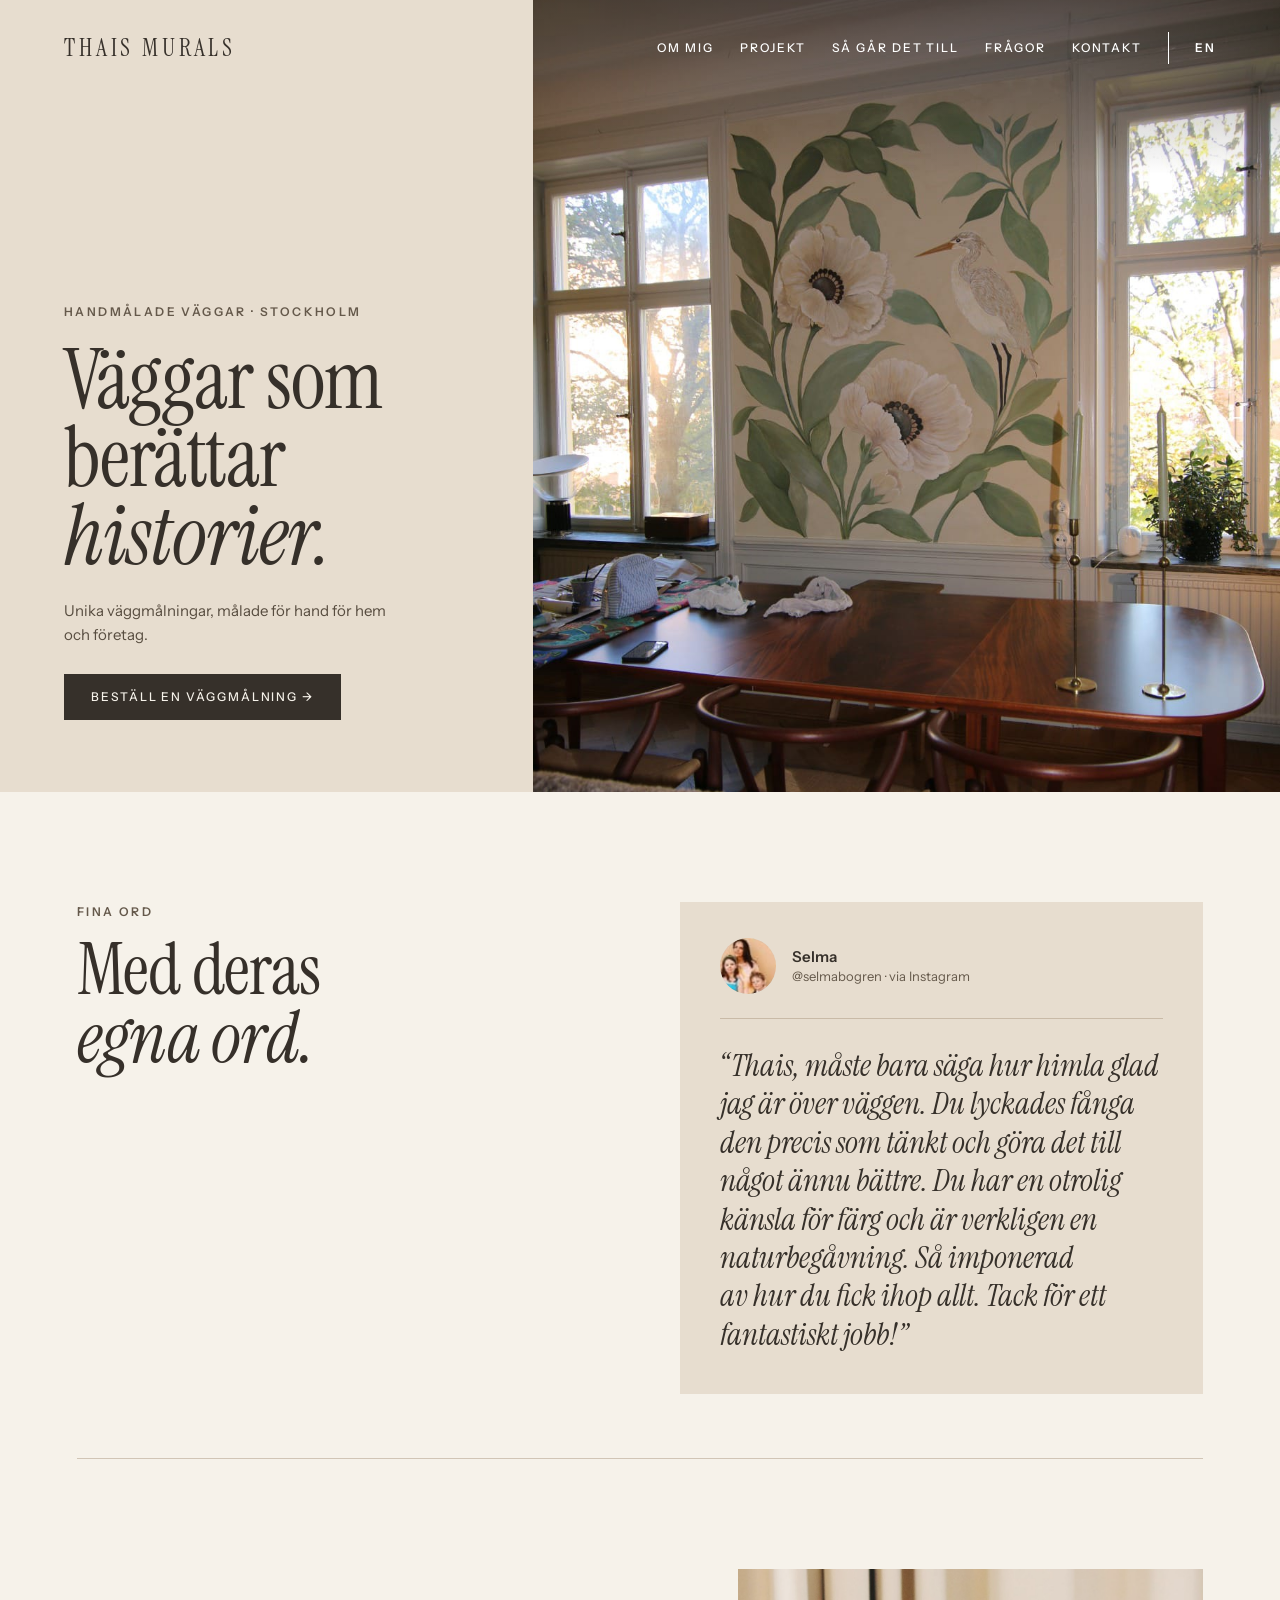
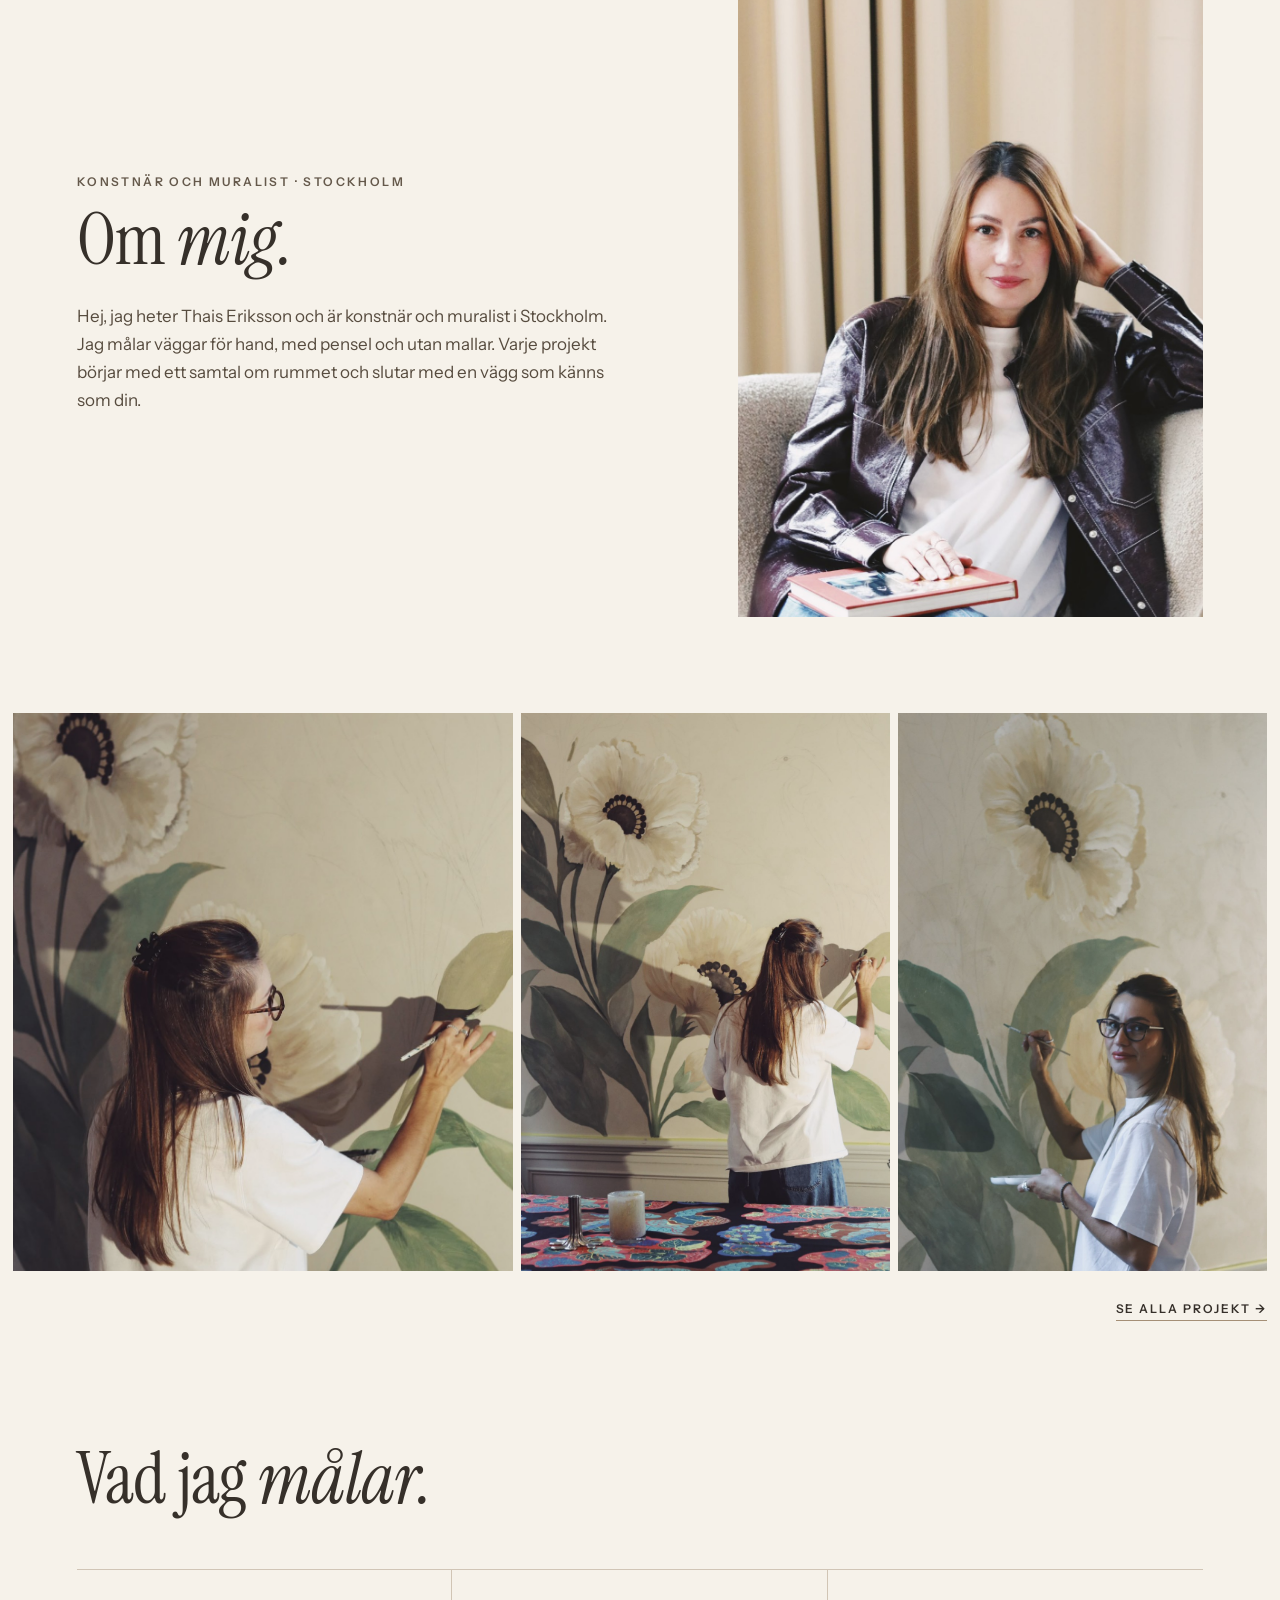
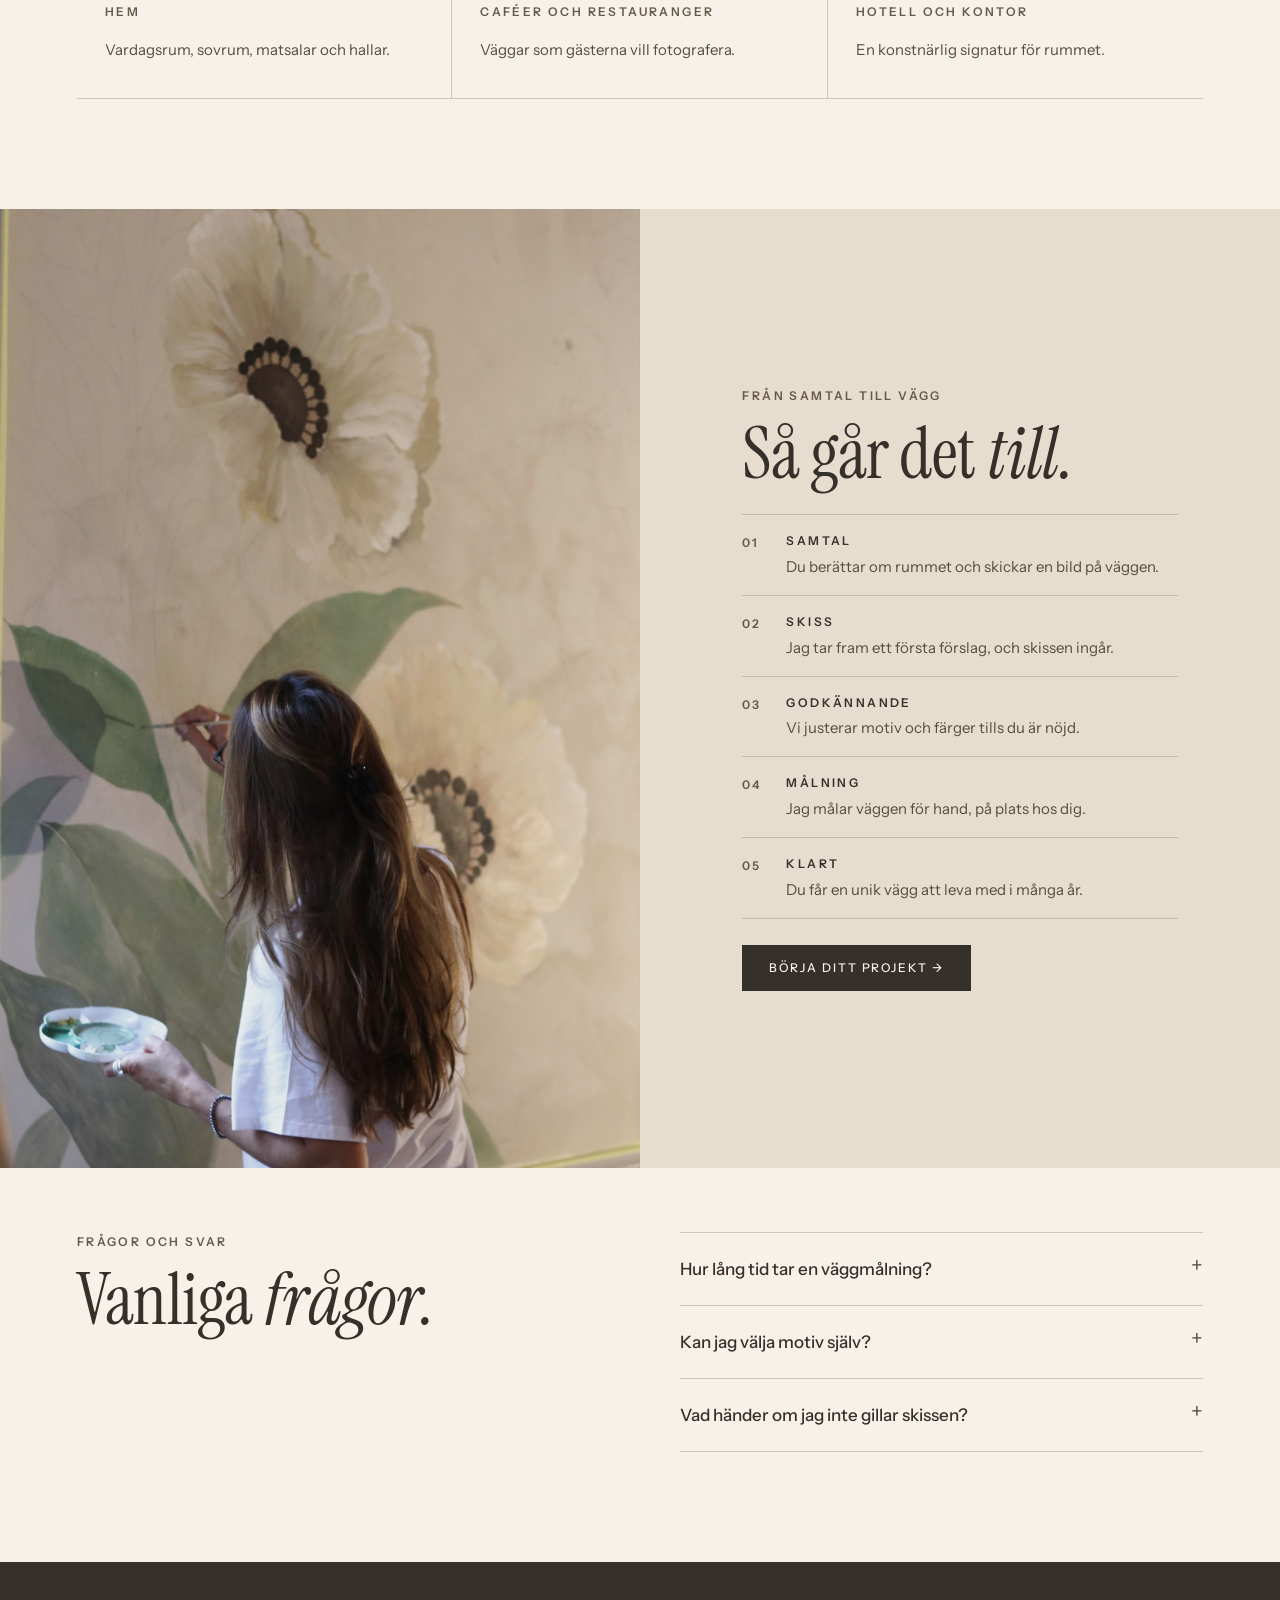
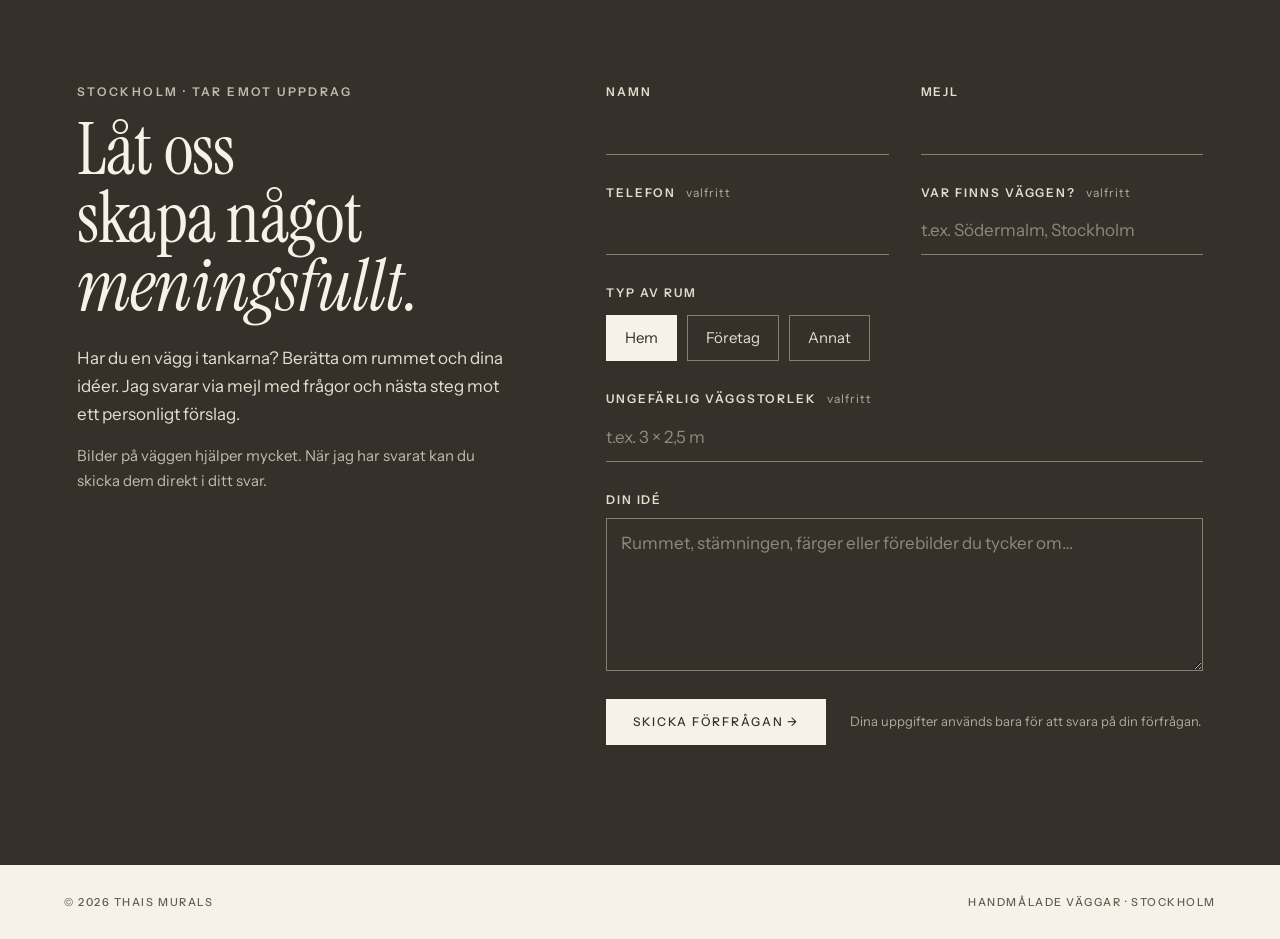
<file: index.html>
<!doctype html>
<html lang="sv">
<head>
  <meta charset="utf-8">
  <meta name="viewport" content="width=device-width,initial-scale=1">
  <title>Thais Murals — Handmålade väggmålningar i Stockholm</title>
  <meta name="description" content="Handmålade väggmålningar för hem och företag i Stockholm av Thais Mota Eriksson.">
  <link rel="canonical" href="https://thaismurals.se/">
  <link rel="alternate" hreflang="sv" href="https://thaismurals.se/">
  <link rel="alternate" hreflang="en" href="https://thaismurals.se/en/">
  <link rel="alternate" hreflang="x-default" href="https://thaismurals.se/">
  <link rel="preconnect" href="https://fonts.googleapis.com">
  <link rel="preconnect" href="https://fonts.gstatic.com" crossorigin>
  <link rel="stylesheet" href="https://fonts.googleapis.com/css2?family=Instrument+Sans:wght@400;500;600&family=Instrument+Serif:ital@0;1&display=swap">
  <link rel="stylesheet" href="css/style.css">
</head>
<body>

<nav class="nav">
  <a class="brand" href="index.html">THAIS MURALS</a>
  <div class="navlinks">
    <a href="#about">Om mig</a>
    <a href="projekt.html">Projekt</a>
    <a href="#process">Så går det till</a>
    <a href="#faq">Frågor</a>
    <a href="#contact">Kontakt</a>
  </div>
  <a class="langSwitch" href="en/index.html" hreflang="en" lang="en" aria-label="Read this page in English">EN</a>
</nav>

<header class="hero">
  <div class="heroCopy">
    <div class="eyebrow">Handmålade väggar · Stockholm</div>
    <h1>Väggar som<br>berättar <em>historier.</em></h1>
    <p>Unika väggmålningar, målade för hand för hem och företag.</p>
    <div><a class="button" href="#contact">Beställ en väggmålning →</a></div>
  </div>
  <div class="heroPhoto" role="img" aria-label="Handmålad väggmålning med vallmor och en häger i en matsal i Stockholm"></div>
</header>

<section class="testimonials" id="testimonials" aria-labelledby="testimonials-title">
  <div class="testimonialsHead">
    <div class="eyebrow">Fina ord</div>
    <h2 id="testimonials-title">Med deras <em>egna ord.</em></h2>
  </div>
  <div class="testimonialList">
    <figure class="testimonial">
      <figcaption class="reviewer">
        <img class="avatar" src="images/review-selma.jpg" alt="" width="56" height="56">
        <span class="reviewerName">Selma</span>
        <span class="reviewerSource">@selmabogren · via Instagram</span>
      </figcaption>
      <blockquote>
        <p>Thais, måste bara säga hur himla glad jag är över väggen. Du lyckades fånga den precis som tänkt och göra det till något ännu bättre. Du har en otrolig känsla för färg och är verkligen en naturbegåvning. Så imponerad av hur du fick ihop allt. Tack för ett fantastiskt jobb!</p>
      </blockquote>
    </figure>
  </div>
</section>

<section class="about" id="about">
  <div class="aboutText">
    <div class="eyebrow">Konstnär och muralist · Stockholm</div>
    <h2>Om <em>mig.</em></h2>
    <p>Hej, jag heter Thais Eriksson och är konstnär och muralist i Stockholm. Jag målar väggar för hand, med pensel och utan mallar. Varje projekt börjar med ett samtal om rummet och slutar med en vägg som känns som din.</p>
  </div>
  <img src="images/artist-portrait.jpg" alt="Thais Eriksson, konstnär och muralist">
</section>

<section class="gallery" id="murals">
  <img src="images/painting-botanical-mural.jpg" alt="Thais målar en väggmålning med blommor">
  <img src="images/painting-closeup.jpg" alt="Närbild av penseln mot väggen">
  <img src="images/botanical-mural-in-progress.jpg" alt="Väggmålning med blommor under arbete">
</section>
<div class="galleryMore"><a href="projekt.html">Se alla projekt →</a></div>

<section class="section">
  <h2>Vad jag <em>målar.</em></h2>
  <div class="services three">
    <div class="service"><b>Hem</b><p>Vardagsrum, sovrum, matsalar och hallar.</p></div>
    <div class="service"><b>Caféer och restauranger</b><p>Väggar som gästerna vill fotografera.</p></div>
    <div class="service"><b>Hotell och kontor</b><p>En konstnärlig signatur för rummet.</p></div>
  </div>
</section>

<section class="story" id="process">
  <img src="images/artist-at-work.jpg" alt="Thais målar en vägg på plats">
  <div class="storyText">
    <div class="eyebrow">Från samtal till vägg</div>
    <h2>Så går det <em>till.</em></h2>
    <ol class="steps">
      <li><b>Samtal</b><p>Du berättar om rummet och skickar en bild på väggen.</p></li>
      <li><b>Skiss</b><p>Jag tar fram ett första förslag, och skissen ingår.</p></li>
      <li><b>Godkännande</b><p>Vi justerar motiv och färger tills du är nöjd.</p></li>
      <li><b>Målning</b><p>Jag målar väggen för hand, på plats hos dig.</p></li>
      <li><b>Klart</b><p>Du får en unik vägg att leva med i många år.</p></li>
    </ol>
    <a class="button" href="#contact">Börja ditt projekt →</a>
  </div>
</section>

<section class="faq" id="faq">
  <div>
    <div class="eyebrow">Frågor och svar</div>
    <h2>Vanliga <em>frågor.</em></h2>
  </div>
  <div class="faqList">
    <details>
      <summary>Hur lång tid tar en väggmålning?</summary>
      <!-- TODO Thais: lägg till din vanliga tidsram (t.ex. "Oftast X–Y dagar på plats."). Uppdatera även en/index.html. -->
      <p>Det beror på storlek och detaljer.</p>
    </details>
    <details>
      <summary>Kan jag välja motiv själv?</summary>
      <p>Ja, vi utgår från din smak och ditt rum.</p>
    </details>
    <!-- TODO Thais: svar saknas, visas när det finns. Lägg in det även i en/index.html.
    <details>
      <summary>Fungerar det i hyresrätt?</summary>
      <p></p>
    </details>
    -->
    <details>
      <summary>Vad händer om jag inte gillar skissen?</summary>
      <p>Vi justerar den tillsammans innan jag börjar måla.</p>
    </details>
  </div>
</section>

<section class="cta" id="contact">
  <div class="ctaIntro">
    <div class="eyebrow">Stockholm · tar emot uppdrag</div>
    <h2>Låt oss skapa något <em>meningsfullt.</em></h2>
    <p>Har du en vägg i tankarna? Berätta om rummet och dina idéer. Jag svarar via mejl med frågor och nästa steg mot ett personligt förslag.</p>
    <p class="ctaNote">Bilder på väggen hjälper mycket. När jag har svarat kan du skicka dem direkt i ditt svar.</p>
  </div>

  <!-- Formspree form mzerdqng (formspree.io → Forms → Integration). Same form as en/index.html. -->
  <form class="contactForm" id="contactForm" action="https://formspree.io/f/mzerdqng" method="POST" novalidate>
    <input type="hidden" name="_subject" value="Ny förfrågan om väggmålning från thaismurals.se">
    <input type="hidden" name="language" value="Svenska">
    <div class="hp" aria-hidden="true"><label for="cf-gotcha">Lämna tomt</label><input type="text" id="cf-gotcha" name="_gotcha" tabindex="-1" autocomplete="off"></div>

    <div class="field">
      <label for="cf-name">Namn</label>
      <input id="cf-name" name="name" type="text" autocomplete="name" required>
    </div>
    <div class="field">
      <label for="cf-email">Mejl</label>
      <input id="cf-email" name="email" type="email" autocomplete="email" required>
    </div>
    <div class="field">
      <label for="cf-phone">Telefon <span class="opt">valfritt</span></label>
      <input id="cf-phone" name="phone" type="tel" autocomplete="tel">
    </div>
    <div class="field">
      <label for="cf-location">Var finns väggen? <span class="opt">valfritt</span></label>
      <input id="cf-location" name="location" type="text" placeholder="t.ex. Södermalm, Stockholm">
    </div>

    <fieldset class="field full">
      <legend>Typ av rum</legend>
      <div class="chips">
        <label class="chip"><input type="radio" name="space" value="Hem" checked><span>Hem</span></label>
        <label class="chip"><input type="radio" name="space" value="Företag"><span>Företag</span></label>
        <label class="chip"><input type="radio" name="space" value="Annat"><span>Annat</span></label>
      </div>
    </fieldset>

    <div class="field full">
      <label for="cf-size">Ungefärlig väggstorlek <span class="opt">valfritt</span></label>
      <input id="cf-size" name="wall_size" type="text" placeholder="t.ex. 3 × 2,5 m">
    </div>
    <div class="field full">
      <label for="cf-message">Din idé</label>
      <textarea id="cf-message" name="message" rows="5" required placeholder="Rummet, stämningen, färger eller förebilder du tycker om…"></textarea>
    </div>

    <div class="formFoot full">
      <button class="button" type="submit">Skicka förfrågan →</button>
      <p class="privacy">Dina uppgifter används bara för att svara på din förfrågan.</p>
    </div>
    <p class="formStatus full" id="cf-status" role="status" aria-live="polite"></p>
  </form>
</section>

<footer class="foot">
  <span>© 2026 Thais Murals</span>
  <span>Handmålade väggar · Stockholm</span>
</footer>

<script src="js/contact.js" defer></script>
</body>
</html>
</file>
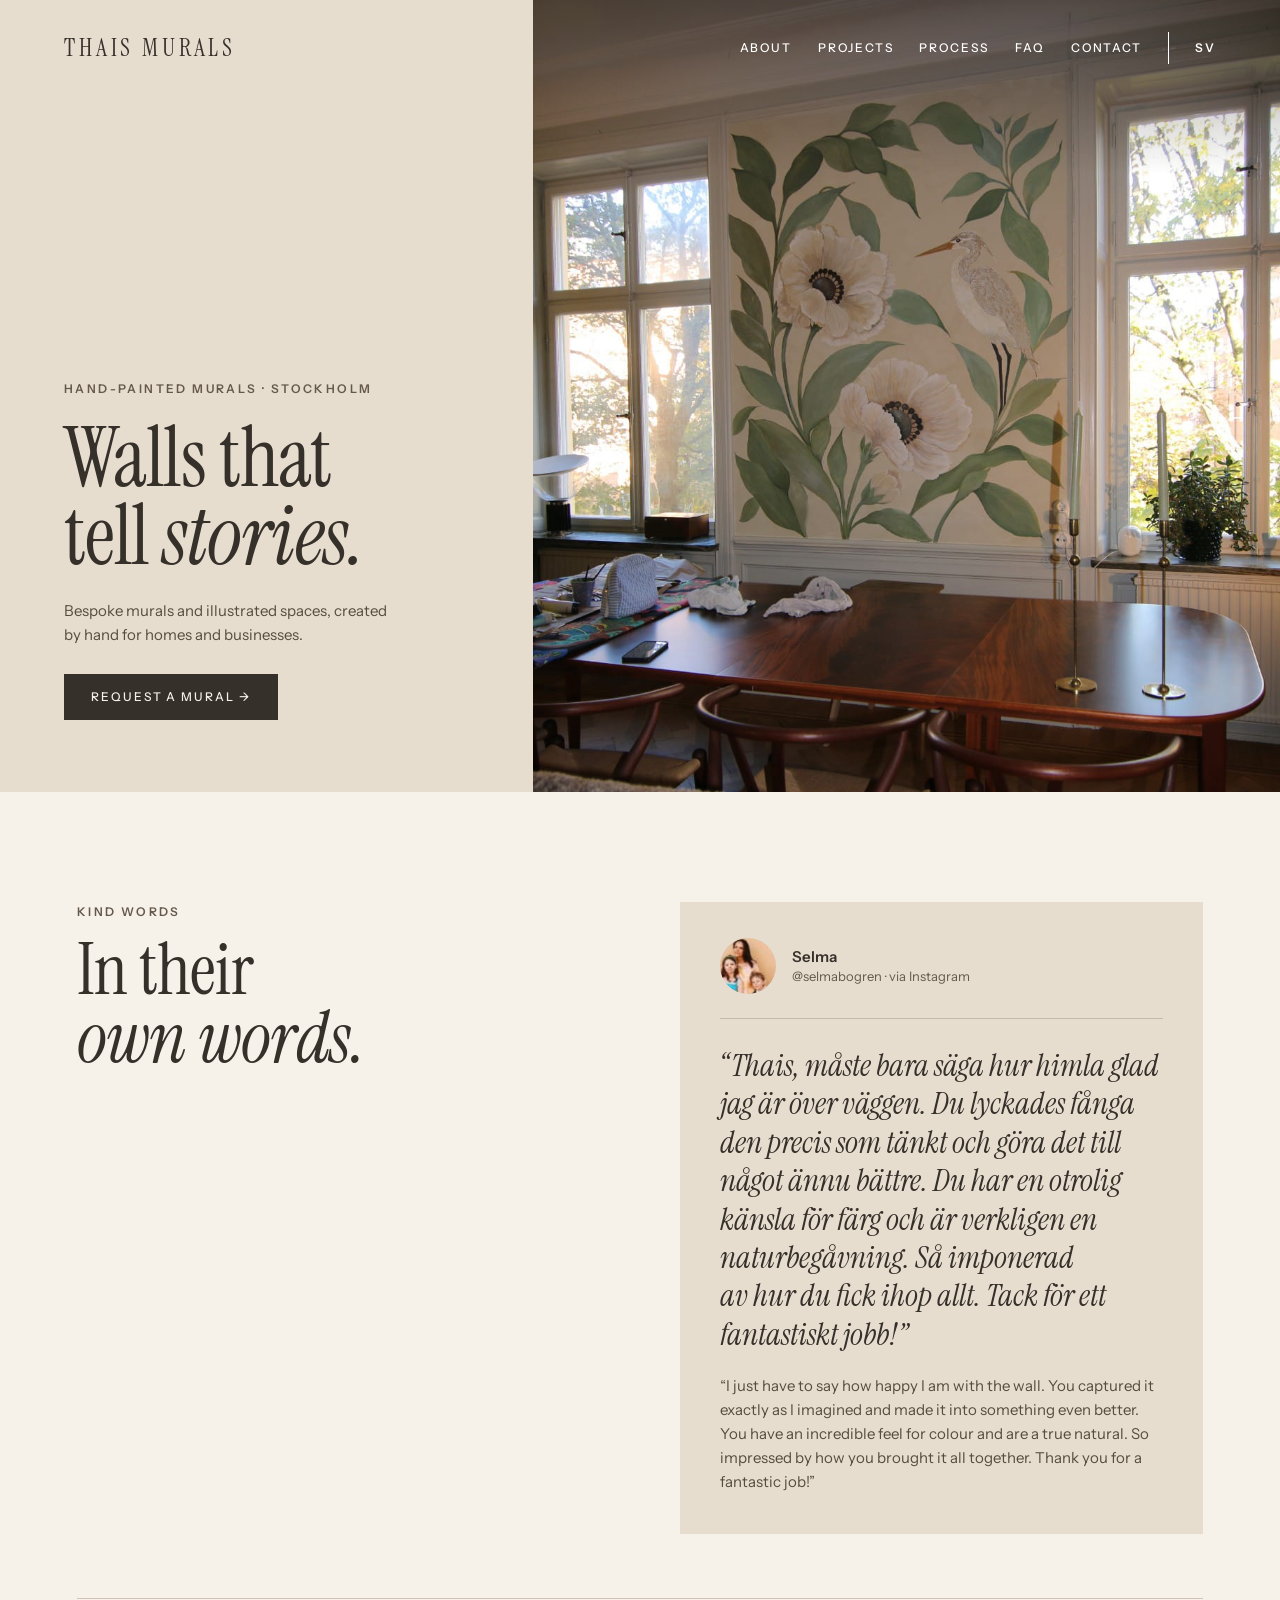
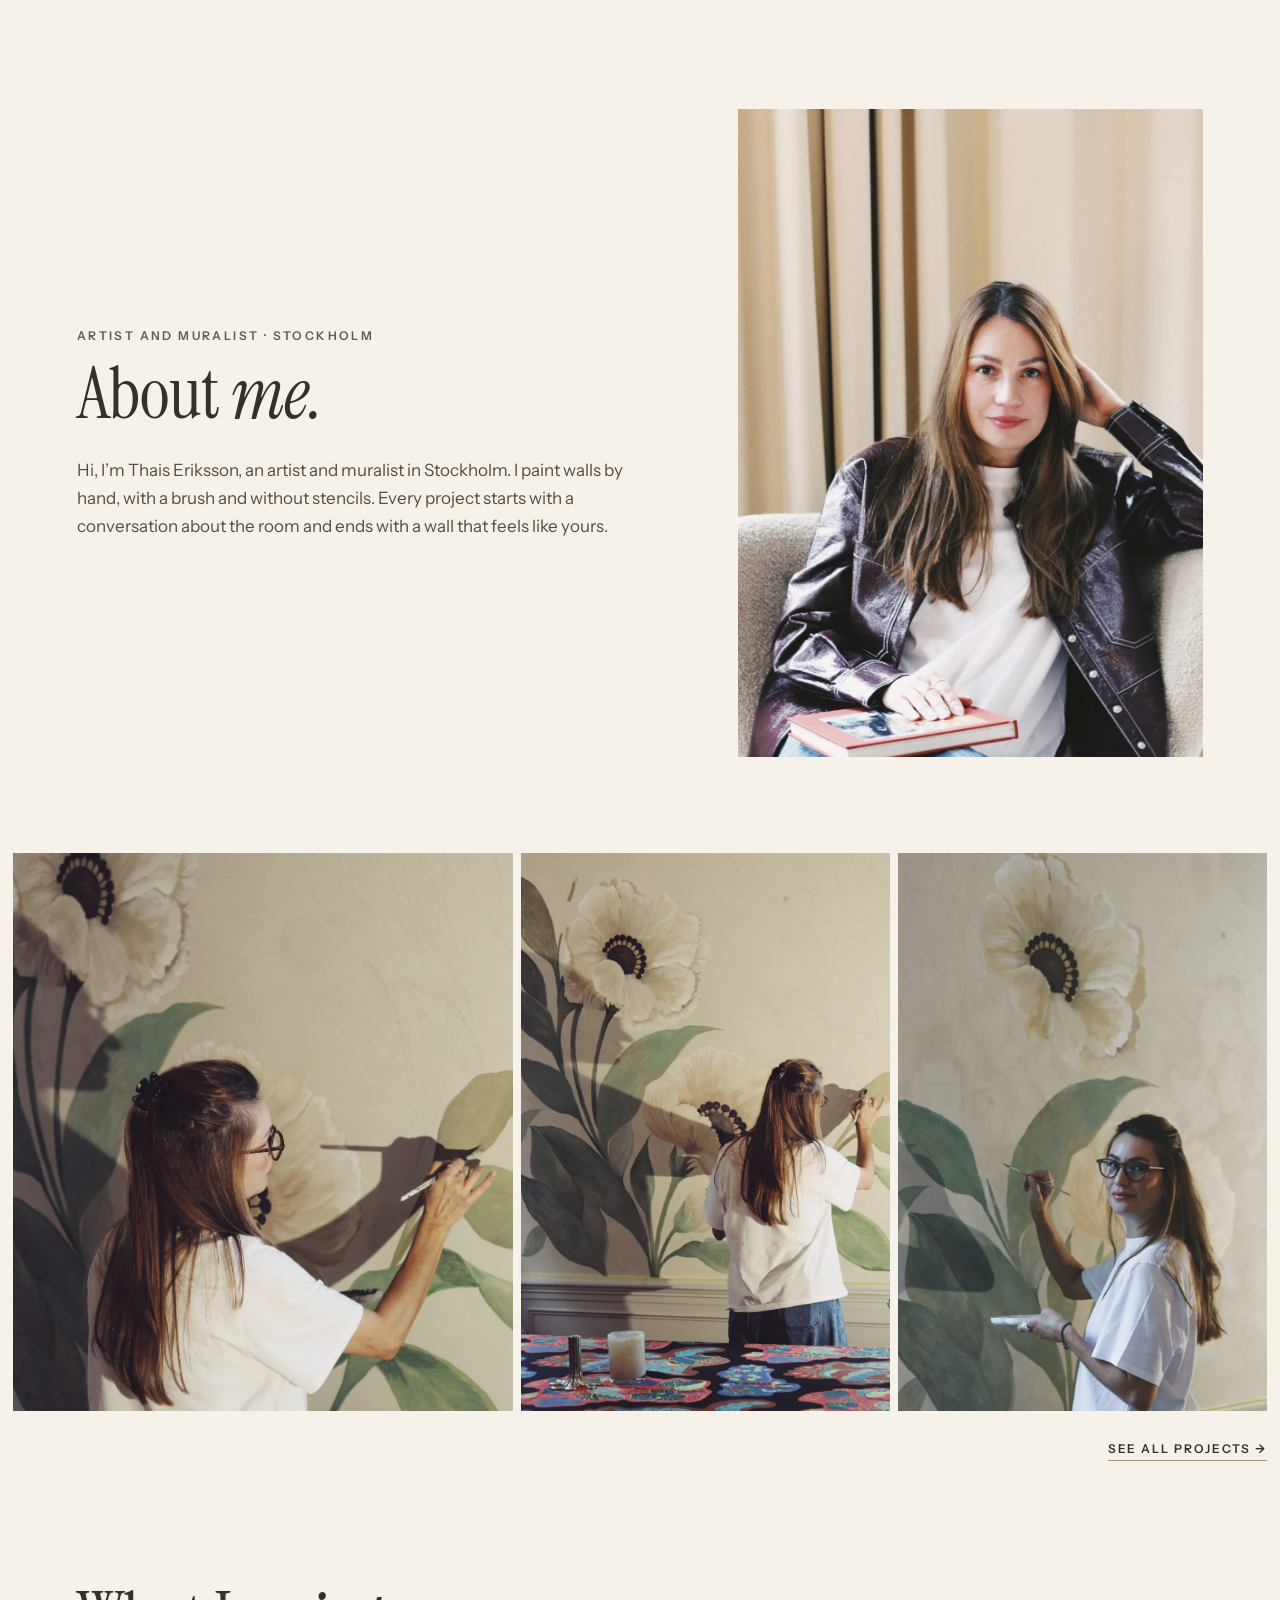
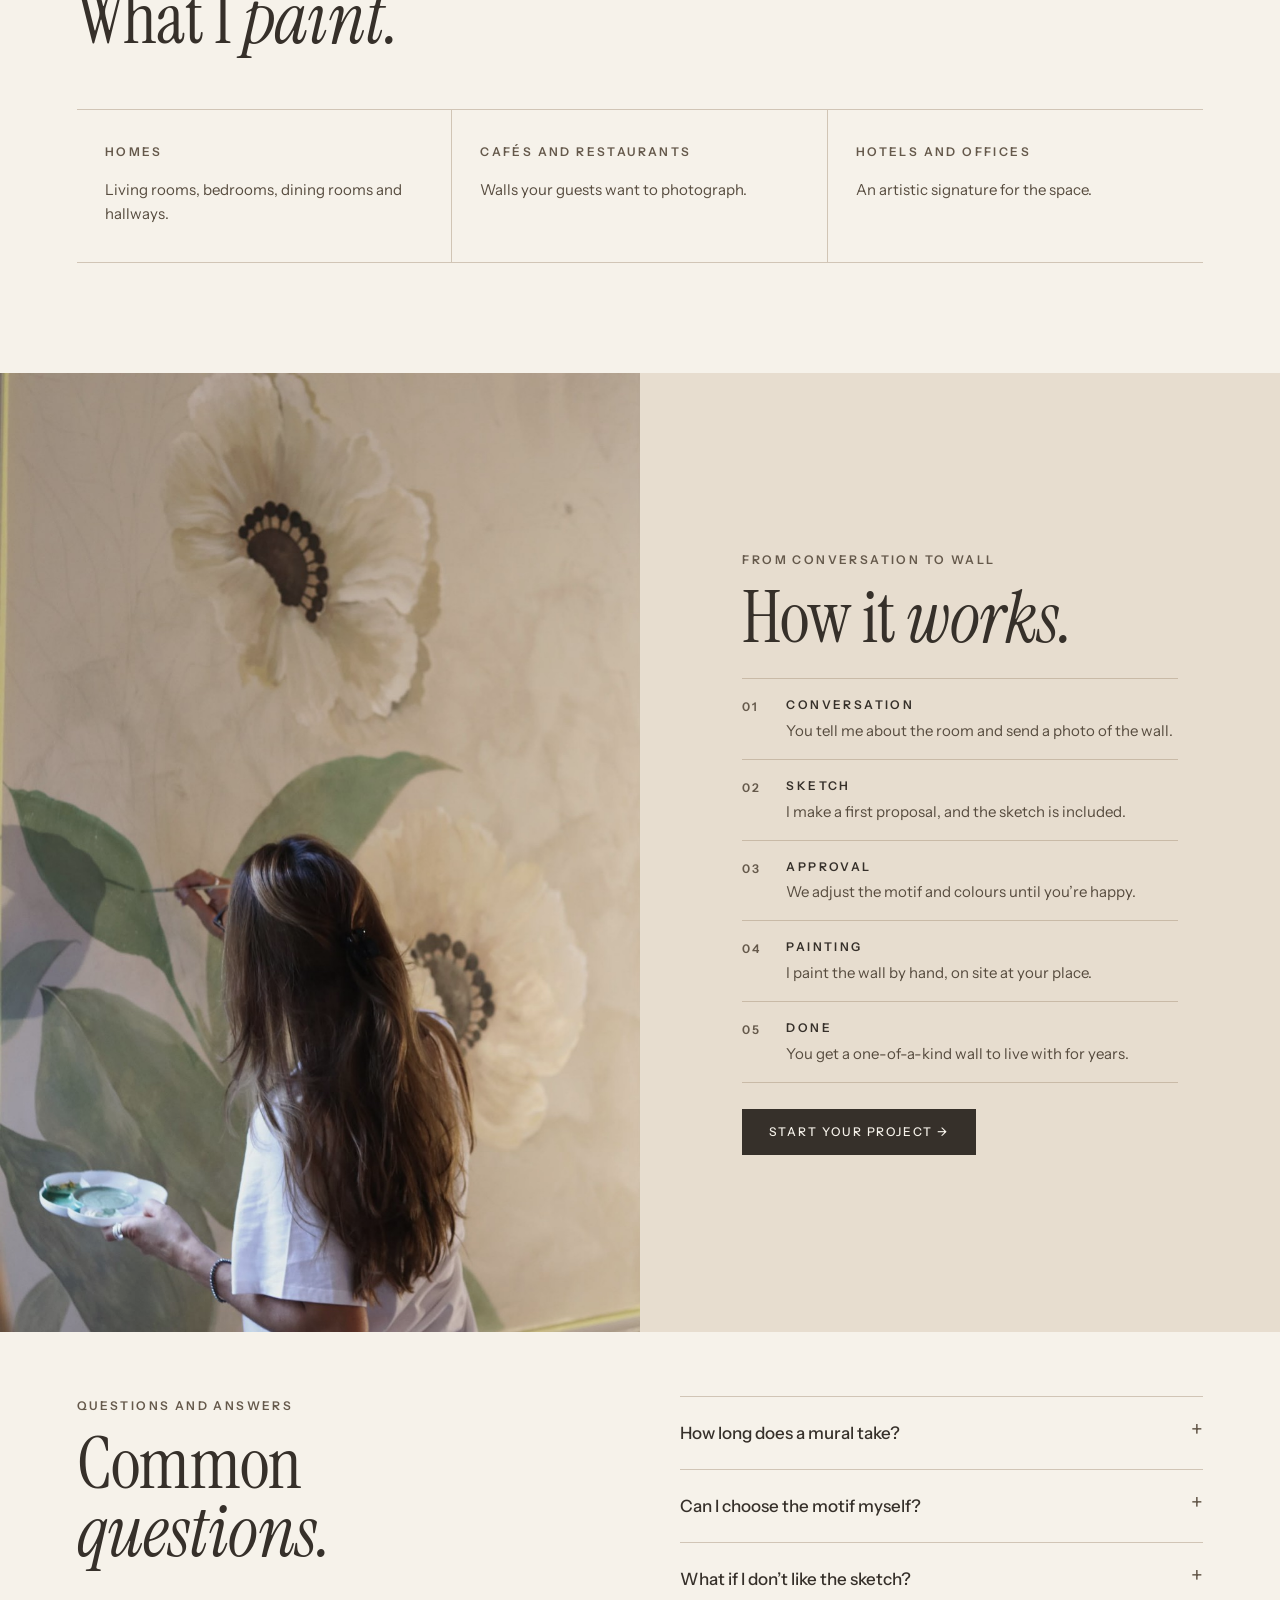
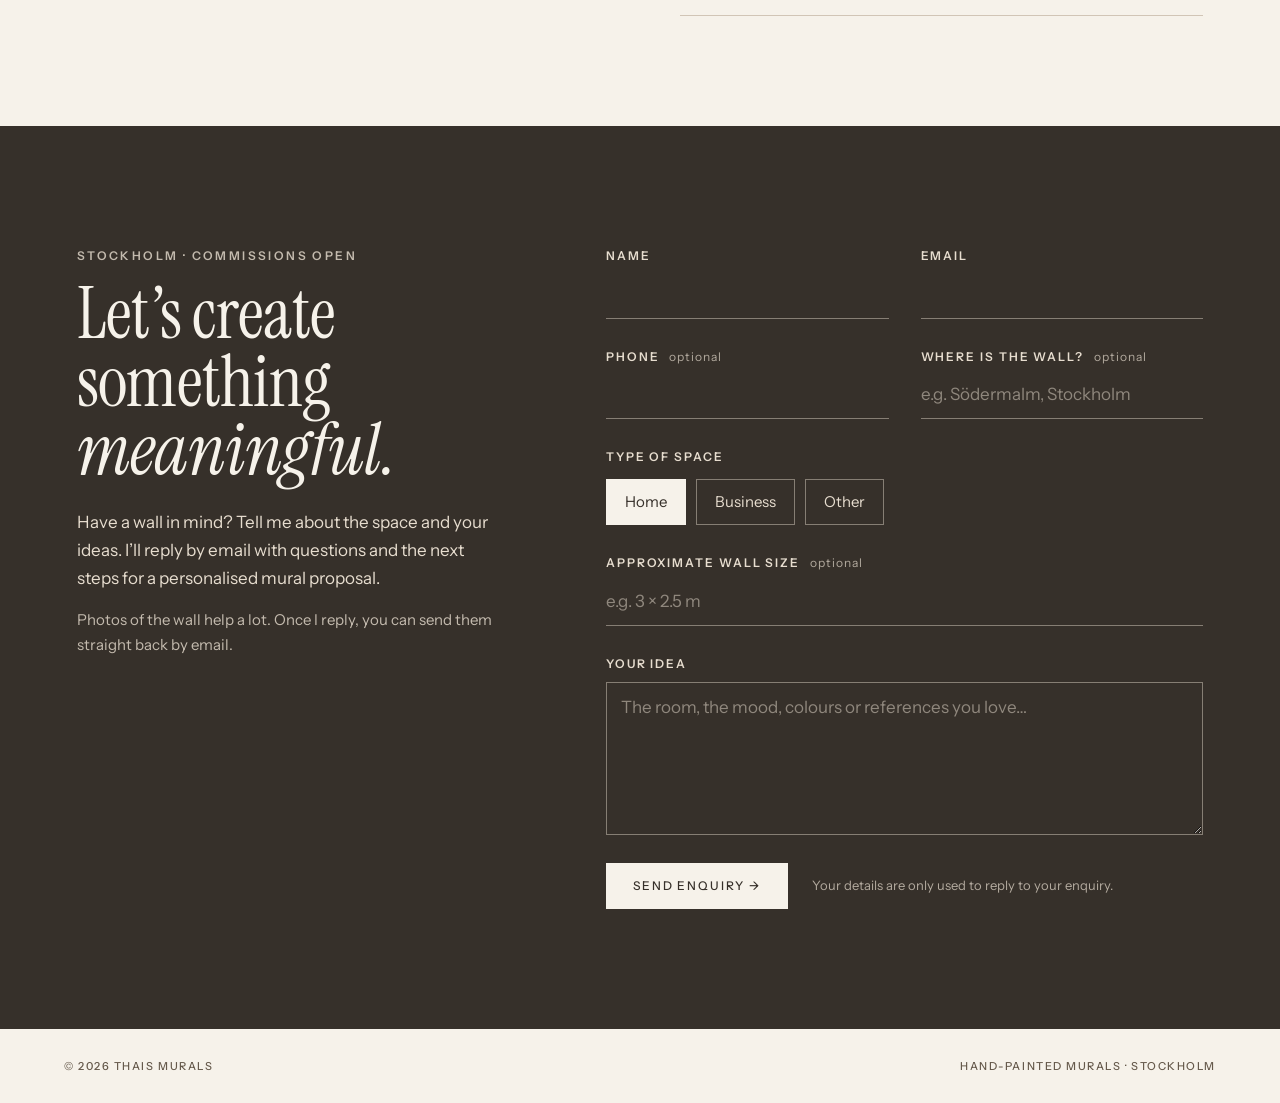
<file: en/index.html>
<!doctype html>
<html lang="en">
<head>
  <meta charset="utf-8">
  <meta name="viewport" content="width=device-width,initial-scale=1">
  <title>Thais Murals — Hand-painted murals in Stockholm</title>
  <meta name="description" content="Bespoke hand-painted murals for homes and businesses in Stockholm by Thais Mota Eriksson.">
  <link rel="canonical" href="https://thaismurals.se/en/">
  <link rel="alternate" hreflang="sv" href="https://thaismurals.se/">
  <link rel="alternate" hreflang="en" href="https://thaismurals.se/en/">
  <link rel="alternate" hreflang="x-default" href="https://thaismurals.se/">
  <link rel="preconnect" href="https://fonts.googleapis.com">
  <link rel="preconnect" href="https://fonts.gstatic.com" crossorigin>
  <link rel="stylesheet" href="https://fonts.googleapis.com/css2?family=Instrument+Sans:wght@400;500;600&family=Instrument+Serif:ital@0;1&display=swap">
  <link rel="stylesheet" href="../css/style.css">
</head>
<body>

<nav class="nav">
  <a class="brand" href="index.html">THAIS MURALS</a>
  <div class="navlinks">
    <a href="#about">About</a>
    <a href="projects.html">Projects</a>
    <a href="#process">Process</a>
    <a href="#faq">FAQ</a>
    <a href="#contact">Contact</a>
  </div>
  <a class="langSwitch" href="../index.html" hreflang="sv" lang="sv" aria-label="Läs sidan på svenska">SV</a>
</nav>

<header class="hero">
  <div class="heroCopy">
    <div class="eyebrow">Hand-painted murals · Stockholm</div>
    <h1>Walls that<br>tell <em>stories.</em></h1>
    <p>Bespoke murals and illustrated spaces, created by hand for homes and businesses.</p>
    <div><a class="button" href="#contact">Request a mural →</a></div>
  </div>
  <div class="heroPhoto" role="img" aria-label="Hand-painted botanical mural with poppies and a heron in a Stockholm dining room"></div>
</header>

<section class="testimonials" id="testimonials" aria-labelledby="testimonials-title">
  <div class="testimonialsHead">
    <div class="eyebrow">Kind words</div>
    <h2 id="testimonials-title">In their <em>own words.</em></h2>
  </div>
  <div class="testimonialList">
    <figure class="testimonial">
      <figcaption class="reviewer">
        <img class="avatar" src="../images/review-selma.jpg" alt="" width="56" height="56">
        <span class="reviewerName">Selma</span>
        <span class="reviewerSource">@selmabogren · via Instagram</span>
      </figcaption>
      <blockquote lang="sv">
        <p>Thais, måste bara säga hur himla glad jag är över väggen. Du lyckades fånga den precis som tänkt och göra det till något ännu bättre. Du har en otrolig känsla för färg och är verkligen en naturbegåvning. Så imponerad av hur du fick ihop allt. Tack för ett fantastiskt jobb!</p>
      </blockquote>
      <p class="translation">“I just have to say how happy I am with the wall. You captured it exactly as I imagined and made it into something even better. You have an incredible feel for colour and are a true natural. So impressed by how you brought it all together. Thank you for a fantastic job!”</p>
    </figure>
  </div>
</section>

<section class="about" id="about">
  <div class="aboutText">
    <div class="eyebrow">Artist and muralist · Stockholm</div>
    <h2>About <em>me.</em></h2>
    <p>Hi, I’m Thais Eriksson, an artist and muralist in Stockholm. I paint walls by hand, with a brush and without stencils. Every project starts with a conversation about the room and ends with a wall that feels like yours.</p>
  </div>
  <img src="../images/artist-portrait.jpg" alt="Thais Eriksson, artist and muralist">
</section>

<section class="gallery" id="murals">
  <img src="../images/painting-botanical-mural.jpg" alt="Thais painting a floral mural">
  <img src="../images/painting-closeup.jpg" alt="Close-up of the brush against the wall">
  <img src="../images/botanical-mural-in-progress.jpg" alt="Floral mural in progress">
</section>
<div class="galleryMore"><a href="projects.html">See all projects →</a></div>

<section class="section">
  <h2>What I <em>paint.</em></h2>
  <div class="services three">
    <div class="service"><b>Homes</b><p>Living rooms, bedrooms, dining rooms and hallways.</p></div>
    <div class="service"><b>Cafés and restaurants</b><p>Walls your guests want to photograph.</p></div>
    <div class="service"><b>Hotels and offices</b><p>An artistic signature for the space.</p></div>
  </div>
</section>

<section class="story" id="process">
  <img src="../images/artist-at-work.jpg" alt="Thais painting a wall on site">
  <div class="storyText">
    <div class="eyebrow">From conversation to wall</div>
    <h2>How it <em>works.</em></h2>
    <ol class="steps">
      <li><b>Conversation</b><p>You tell me about the room and send a photo of the wall.</p></li>
      <li><b>Sketch</b><p>I make a first proposal, and the sketch is included.</p></li>
      <li><b>Approval</b><p>We adjust the motif and colours until you’re happy.</p></li>
      <li><b>Painting</b><p>I paint the wall by hand, on site at your place.</p></li>
      <li><b>Done</b><p>You get a one-of-a-kind wall to live with for years.</p></li>
    </ol>
    <a class="button" href="#contact">Start your project →</a>
  </div>
</section>

<section class="faq" id="faq">
  <div>
    <div class="eyebrow">Questions and answers</div>
    <h2>Common <em>questions.</em></h2>
  </div>
  <div class="faqList">
    <details>
      <summary>How long does a mural take?</summary>
      <!-- TODO Thais: add your usual timeframe (e.g. "Usually X–Y days on site."). Update index.html too. -->
      <p>It depends on the size and the detail.</p>
    </details>
    <details>
      <summary>Can I choose the motif myself?</summary>
      <p>Yes, we start from your taste and your room.</p>
    </details>
    <!-- TODO Thais: answer missing, shown once it exists. Add it to index.html too.
    <details>
      <summary>Does it work in a rented flat?</summary>
      <p></p>
    </details>
    -->
    <details>
      <summary>What if I don’t like the sketch?</summary>
      <p>We adjust it together before I start painting.</p>
    </details>
  </div>
</section>

<section class="cta" id="contact">
  <div class="ctaIntro">
    <div class="eyebrow">Stockholm · commissions open</div>
    <h2>Let’s create something <em>meaningful.</em></h2>
    <p>Have a wall in mind? Tell me about the space and your ideas. I’ll reply by email with questions and the next steps for a personalised mural proposal.</p>
    <p class="ctaNote">Photos of the wall help a lot. Once I reply, you can send them straight back by email.</p>
  </div>

  <!-- Formspree form mzerdqng (formspree.io → Forms → Integration). Same form as ../index.html. -->
  <form class="contactForm" id="contactForm" action="https://formspree.io/f/mzerdqng" method="POST" novalidate>
    <input type="hidden" name="_subject" value="New mural enquiry from thaismurals.se (English)">
    <input type="hidden" name="language" value="English">
    <div class="hp" aria-hidden="true"><label for="cf-gotcha">Leave this empty</label><input type="text" id="cf-gotcha" name="_gotcha" tabindex="-1" autocomplete="off"></div>

    <div class="field">
      <label for="cf-name">Name</label>
      <input id="cf-name" name="name" type="text" autocomplete="name" required>
    </div>
    <div class="field">
      <label for="cf-email">Email</label>
      <input id="cf-email" name="email" type="email" autocomplete="email" required>
    </div>
    <div class="field">
      <label for="cf-phone">Phone <span class="opt">optional</span></label>
      <input id="cf-phone" name="phone" type="tel" autocomplete="tel">
    </div>
    <div class="field">
      <label for="cf-location">Where is the wall? <span class="opt">optional</span></label>
      <input id="cf-location" name="location" type="text" placeholder="e.g. Södermalm, Stockholm">
    </div>

    <fieldset class="field full">
      <legend>Type of space</legend>
      <div class="chips">
        <label class="chip"><input type="radio" name="space" value="Home" checked><span>Home</span></label>
        <label class="chip"><input type="radio" name="space" value="Business"><span>Business</span></label>
        <label class="chip"><input type="radio" name="space" value="Other"><span>Other</span></label>
      </div>
    </fieldset>

    <div class="field full">
      <label for="cf-size">Approximate wall size <span class="opt">optional</span></label>
      <input id="cf-size" name="wall_size" type="text" placeholder="e.g. 3 × 2.5 m">
    </div>
    <div class="field full">
      <label for="cf-message">Your idea</label>
      <textarea id="cf-message" name="message" rows="5" required placeholder="The room, the mood, colours or references you love…"></textarea>
    </div>

    <div class="formFoot full">
      <button class="button" type="submit">Send enquiry →</button>
      <p class="privacy">Your details are only used to reply to your enquiry.</p>
    </div>
    <p class="formStatus full" id="cf-status" role="status" aria-live="polite"></p>
  </form>
</section>

<footer class="foot">
  <span>© 2026 Thais Murals</span>
  <span>Hand-painted murals · Stockholm</span>
</footer>

<script src="../js/contact.js" defer></script>
</body>
</html>
</file>
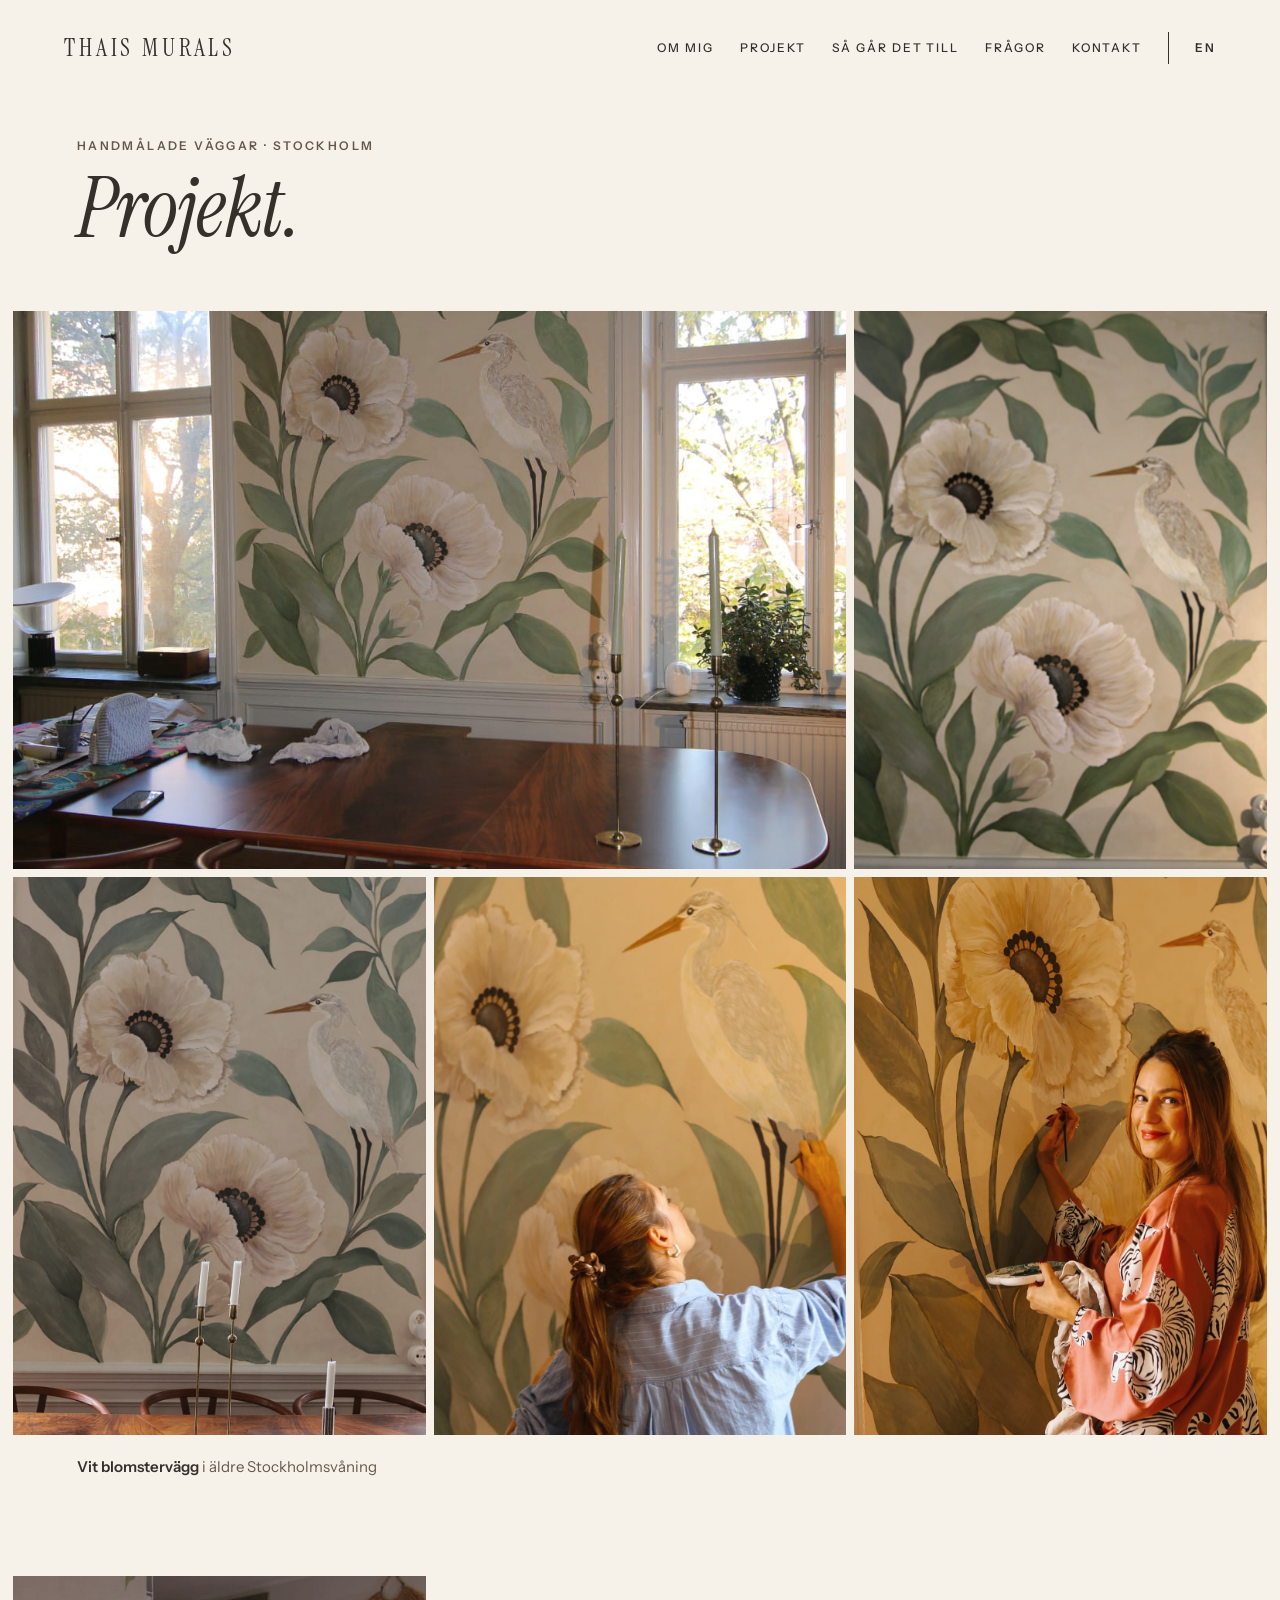
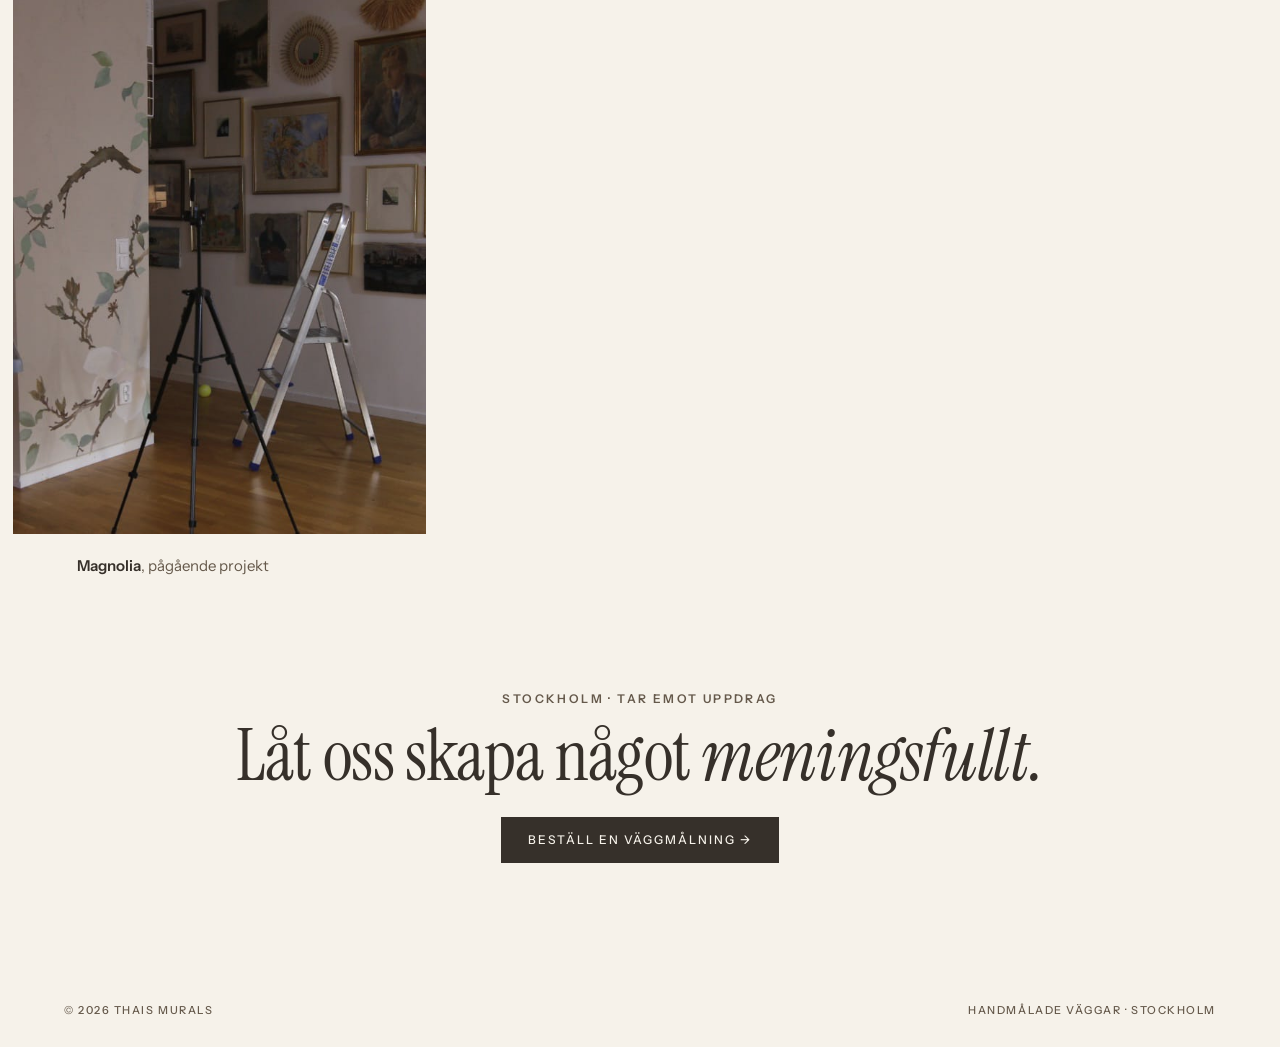
<file: projekt.html>
<!doctype html>
<html lang="sv">
<head>
  <meta charset="utf-8">
  <meta name="viewport" content="width=device-width,initial-scale=1">
  <title>Projekt — Thais Murals</title>
  <meta name="description" content="Handmålade väggmålningar av Thais Eriksson i Stockholm.">
  <link rel="canonical" href="https://thaismurals.se/projekt.html">
  <link rel="alternate" hreflang="sv" href="https://thaismurals.se/projekt.html">
  <link rel="alternate" hreflang="en" href="https://thaismurals.se/en/projects.html">
  <link rel="alternate" hreflang="x-default" href="https://thaismurals.se/projekt.html">
  <link rel="preconnect" href="https://fonts.googleapis.com">
  <link rel="preconnect" href="https://fonts.gstatic.com" crossorigin>
  <link rel="stylesheet" href="https://fonts.googleapis.com/css2?family=Instrument+Sans:wght@400;500;600&family=Instrument+Serif:ital@0;1&display=swap">
  <link rel="stylesheet" href="css/style.css">
</head>
<body>

<nav class="nav onLight">
  <a class="brand" href="index.html">THAIS MURALS</a>
  <div class="navlinks">
    <a href="index.html#about">Om mig</a>
    <a href="projekt.html" aria-current="page">Projekt</a>
    <a href="index.html#process">Så går det till</a>
    <a href="index.html#faq">Frågor</a>
    <a href="index.html#contact">Kontakt</a>
  </div>
  <a class="langSwitch" href="en/projects.html" hreflang="en" lang="en" aria-label="Read this page in English">EN</a>
</nav>

<header class="pageHead">
  <div class="eyebrow">Handmålade väggar · Stockholm</div>
  <h1><em>Projekt.</em></h1>
</header>

<main class="projects">
  <figure class="project">
    <div class="projectGrid">
      <img src="images/hero.jpg" alt="Väggmålning med vita blommor och en häger i en matsal med höga fönster">
      <img src="images/blomstervagg-hela.jpg" alt="Hela blomsterväggen, vita vallmor och en häger bland gröna blad">
      <img src="images/blomstervagg-matsal.jpg" alt="Blomsterväggen bakom matbordet med ljusstakar" loading="lazy">
      <img src="images/blomstervagg-hager.jpg" alt="Thais målar hägern på väggen" loading="lazy">
      <img src="images/blomstervagg-thais.jpg" alt="Thais med palett framför den färdiga väggen" loading="lazy">
    </div>
    <figcaption><b>Vit blomstervägg</b> i äldre Stockholmsvåning</figcaption>
  </figure>

  <figure class="project">
    <div class="projectGrid">
      <img class="magnolia" src="images/magnolia-pagaende.jpg" alt="Magnoliagrenar målade på en vägg, med stativ och stege i rummet" loading="lazy">
    </div>
    <figcaption><b>Magnolia</b>, pågående projekt</figcaption>
  </figure>
</main>

<section class="pageCta">
  <div class="eyebrow">Stockholm · tar emot uppdrag</div>
  <h2>Låt oss skapa något <em>meningsfullt.</em></h2>
  <a class="button" href="index.html#contact">Beställ en väggmålning →</a>
</section>

<footer class="foot">
  <span>© 2026 Thais Murals</span>
  <span>Handmålade väggar · Stockholm</span>
</footer>

</body>
</html>
</file>
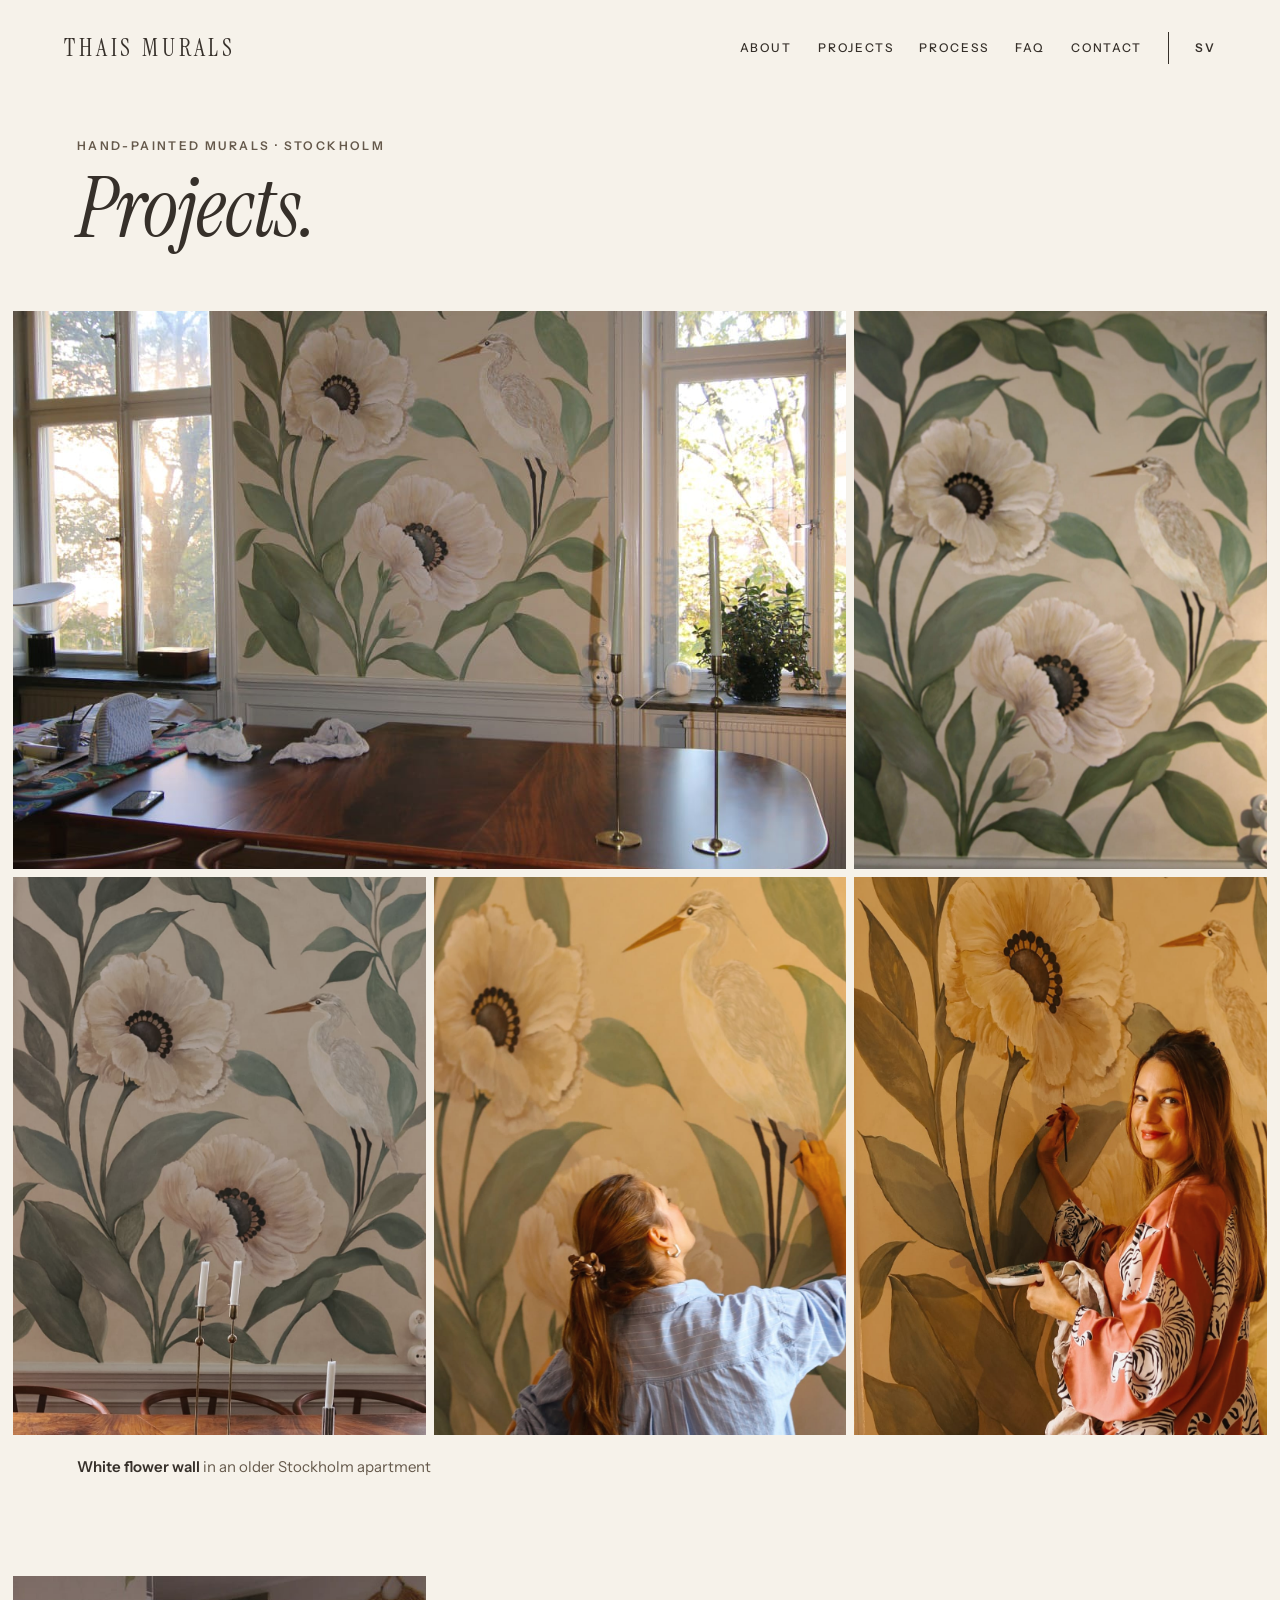
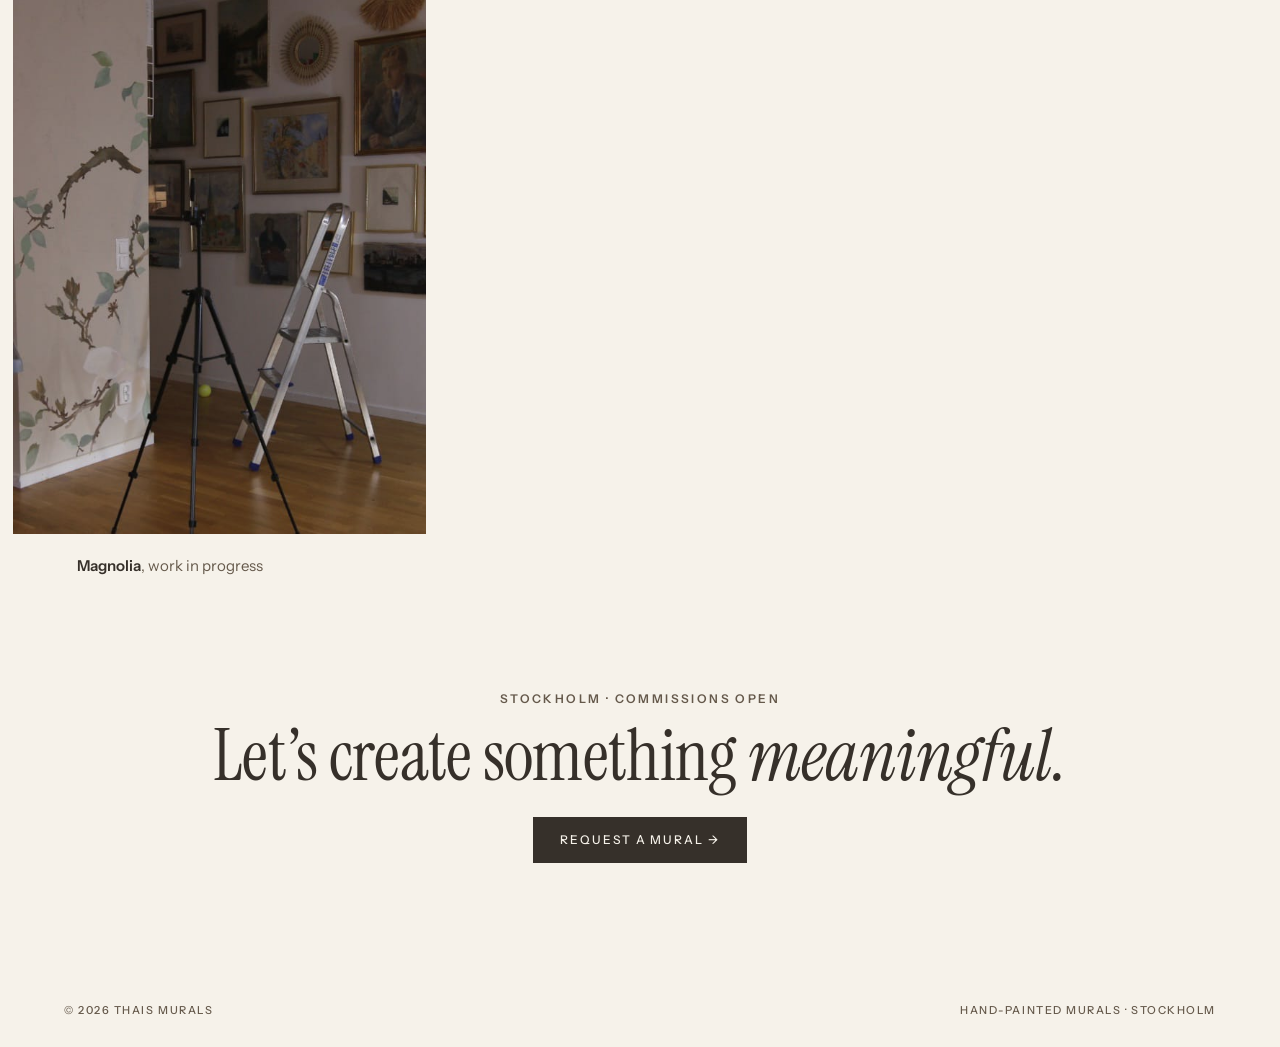
<file: en/projects.html>
<!doctype html>
<html lang="en">
<head>
  <meta charset="utf-8">
  <meta name="viewport" content="width=device-width,initial-scale=1">
  <title>Projects — Thais Murals</title>
  <meta name="description" content="Hand-painted murals by Thais Eriksson in Stockholm.">
  <link rel="canonical" href="https://thaismurals.se/en/projects.html">
  <link rel="alternate" hreflang="sv" href="https://thaismurals.se/projekt.html">
  <link rel="alternate" hreflang="en" href="https://thaismurals.se/en/projects.html">
  <link rel="alternate" hreflang="x-default" href="https://thaismurals.se/projekt.html">
  <link rel="preconnect" href="https://fonts.googleapis.com">
  <link rel="preconnect" href="https://fonts.gstatic.com" crossorigin>
  <link rel="stylesheet" href="https://fonts.googleapis.com/css2?family=Instrument+Sans:wght@400;500;600&family=Instrument+Serif:ital@0;1&display=swap">
  <link rel="stylesheet" href="../css/style.css">
</head>
<body>

<nav class="nav onLight">
  <a class="brand" href="index.html">THAIS MURALS</a>
  <div class="navlinks">
    <a href="index.html#about">About</a>
    <a href="projects.html" aria-current="page">Projects</a>
    <a href="index.html#process">Process</a>
    <a href="index.html#faq">FAQ</a>
    <a href="index.html#contact">Contact</a>
  </div>
  <a class="langSwitch" href="../projekt.html" hreflang="sv" lang="sv" aria-label="Läs sidan på svenska">SV</a>
</nav>

<header class="pageHead">
  <div class="eyebrow">Hand-painted murals · Stockholm</div>
  <h1><em>Projects.</em></h1>
</header>

<main class="projects">
  <figure class="project">
    <div class="projectGrid">
      <img src="../images/hero.jpg" alt="Mural with white flowers and a heron in a dining room with tall windows">
      <img src="../images/blomstervagg-hela.jpg" alt="The whole flower wall, white poppies and a heron among green leaves">
      <img src="../images/blomstervagg-matsal.jpg" alt="The flower wall behind the dining table with candlesticks" loading="lazy">
      <img src="../images/blomstervagg-hager.jpg" alt="Thais painting the heron on the wall" loading="lazy">
      <img src="../images/blomstervagg-thais.jpg" alt="Thais with a palette in front of the finished wall" loading="lazy">
    </div>
    <figcaption><b>White flower wall</b> in an older Stockholm apartment</figcaption>
  </figure>

  <figure class="project">
    <div class="projectGrid">
      <img class="magnolia" src="../images/magnolia-pagaende.jpg" alt="Magnolia branches painted on a wall, with a trestle and ladder in the room" loading="lazy">
    </div>
    <figcaption><b>Magnolia</b>, work in progress</figcaption>
  </figure>
</main>

<section class="pageCta">
  <div class="eyebrow">Stockholm · commissions open</div>
  <h2>Let’s create something <em>meaningful.</em></h2>
  <a class="button" href="index.html#contact">Request a mural →</a>
</section>

<footer class="foot">
  <span>© 2026 Thais Murals</span>
  <span>Hand-painted murals · Stockholm</span>
</footer>

</body>
</html>
</file>
<file: css/style.css>
/* Thais Murals design system
   Fonts: Instrument Serif (display) + Instrument Sans (body, labels).
   Colours: Linen Gallery palette (sand, linen, taupe, clay, espresso, driftwood).
   See DESIGN.md for usage rules. */
:root {
  /* Colour */
  --sand: #E7DDCF;       /* hero panel, story section */
  --linen: #F6F2EA;      /* page background */
  --taupe: #A58F76;      /* lines and small details only, never text */
  --clay: #574C3F;       /* body text */
  --espresso: #36302A;   /* headings, buttons, dark sections */
  --driftwood: #65594B;  /* captions, labels */
  --line: rgba(165, 143, 118, .45);

  /* Type */
  --font-display: "Instrument Serif", Georgia, "Times New Roman", serif;
  --font-body: "Instrument Sans", "Helvetica Neue", Arial, sans-serif;
  --text-display: clamp(56px, 6.6vw, 104px);
  --text-h2: clamp(44px, 5.6vw, 84px);
  --text-h3: clamp(26px, 2.4vw, 34px);
  --text-body: 17px;
  --text-small: 15px;
  --text-label: 12px;

  /* Space */
  --gutter: 6vw;
  --section: 110px;
}

* { box-sizing: border-box; }
html { scroll-behavior: smooth; }
@media (prefers-reduced-motion: reduce) { html { scroll-behavior: auto; } }
body {
  margin: 0;
  color: var(--clay);
  background: var(--linen);
  font: 400 var(--text-body)/1.65 var(--font-body);
}
img {
  display: block;
  width: 100%;
  object-fit: cover;
  filter: saturate(.9) contrast(.97) brightness(1.02);
}
a { color: inherit; }
:focus-visible { outline: 2px solid var(--espresso); outline-offset: 3px; }

h1, h2, h3 {
  font-family: var(--font-display);
  font-weight: 400;
  color: var(--espresso);
  letter-spacing: -.01em;
  text-wrap: balance;
}
h1 em, h2 em { font-style: italic; }

.eyebrow {
  font-size: var(--text-label);
  font-weight: 600;
  letter-spacing: .2em;
  text-transform: uppercase;
  color: var(--driftwood);
}

.button {
  display: inline-block;
  margin-top: 26px;
  padding: 16px 26px;
  background: var(--espresso);
  color: var(--linen);
  border: 1px solid var(--espresso);
  font: 500 var(--text-label)/1 var(--font-body);
  letter-spacing: .16em;
  text-transform: uppercase;
  text-decoration: none;
  transition: background-color .2s ease, color .2s ease;
}
.button:hover { background: transparent; color: var(--espresso); }

/* Navigation */
.nav {
  position: absolute;
  z-index: 3;
  width: 100%;
  display: flex;
  justify-content: space-between;
  align-items: center;
  padding: 28px 5vw;
  color: white;
}
.brand { font-family: var(--font-display); letter-spacing: .16em; font-size: 24px; color: var(--espresso); text-decoration: none; }
.navlinks { display: flex; gap: 26px; font-size: var(--text-label); font-weight: 500; letter-spacing: .16em; text-transform: uppercase; }
.navlinks a { text-decoration: none; }
.navlinks a:hover { text-decoration: underline; text-underline-offset: 6px; }
/* Language switch: its own element so it stays visible when .navlinks hides on phones */
.nav .navlinks { margin-left: auto; }
.langSwitch { margin-left: 26px; padding: 6px 0 6px 26px; border-left: 1px solid currentColor; font-size: var(--text-label); font-weight: 600; letter-spacing: .16em; text-decoration: none; color: inherit; }
.langSwitch:hover { text-decoration: underline; text-underline-offset: 6px; }

/* Hero: sand text panel left, mural photo right (nothing over the mural) */
.hero { display: grid; grid-template-columns: 5fr 7fr; min-height: 88vh; }
.heroCopy {
  background: var(--sand);
  display: flex;
  flex-direction: column;
  justify-content: flex-end;
  padding: 0 5vw 8vh;
}
.heroPhoto {
  background:
    linear-gradient(180deg, rgba(18,15,12,.45), rgba(18,15,12,0) 22%),
    url('../images/hero.jpg') 50% 30% / cover no-repeat;
}
.hero h1 { font-size: var(--text-display); line-height: .92; margin: 20px 0 24px; }
.hero p { font-size: var(--text-small); line-height: 1.65; max-width: 34ch; margin: 0; }

/* Testimonials: heading left, quotes right; quotes stack as more arrive */
.testimonials {
  padding: var(--section) var(--gutter) 64px;
  display: grid;
  grid-template-columns: 1fr 1.1fr;
  gap: 10vw;
  align-items: start;
}
.testimonials h2 { font-size: var(--text-h2); line-height: .95; margin: 14px 0 0; }
.testimonialList { display: grid; gap: 24px; }
.testimonial { margin: 0; padding: 36px 40px 40px; background: var(--sand); }
.reviewer {
  display: grid;
  grid-template-columns: 56px 1fr;
  column-gap: 16px;
  align-items: center;
  margin-bottom: 28px;
  padding-bottom: 24px;
  border-bottom: 1px solid var(--line);
}
/* Profile pictures are round, unlike mural photos */
.reviewer .avatar { grid-row: span 2; width: 56px; height: 56px; border-radius: 50%; filter: none; }
.reviewerName { align-self: end; font-size: var(--text-small); font-weight: 600; color: var(--espresso); line-height: 1.3; }
.reviewerSource { align-self: start; font-size: 13px; color: var(--driftwood); line-height: 1.4; }
.testimonial blockquote { margin: 0; }
.testimonial blockquote p {
  margin: 0;
  font: italic 400 var(--text-h3)/1.25 var(--font-display);
  color: var(--espresso);
  text-wrap: pretty;
}
.testimonial blockquote p::before { content: "“"; }
.testimonial blockquote p::after { content: "”"; }
.testimonial .translation { margin: 20px 0 0; font-size: var(--text-small); line-height: 1.6; max-width: 58ch; }

/* About: text left, portrait right, under a rule from the testimonials */
.about {
  margin: 0 var(--gutter);
  padding: var(--section) 0 96px;
  border-top: 1px solid var(--line);
  display: grid;
  grid-template-columns: 1.2fr 1fr;
  gap: 8vw;
  align-items: center;
}
.about h2 { font-size: var(--text-h2); line-height: .95; margin: 14px 0 28px; }
.about p { margin: 0; max-width: 52ch; }
.about img { height: 72vh; max-height: 760px; object-position: center 25%; }

/* Gallery */
.gallery { display: grid; grid-template-columns: 1.15fr .85fr .85fr; gap: 8px; padding: 0 1vw; }
.gallery img { height: 62vh; }
.gallery img:nth-child(2) { object-position: 55% center; }
.gallery img:nth-child(3) { object-position: center 30%; }
.galleryMore { padding: 22px 1vw 0; text-align: right; }
.galleryMore a {
  font-size: var(--text-label);
  font-weight: 600;
  letter-spacing: .16em;
  text-transform: uppercase;
  color: var(--espresso);
  text-decoration: none;
  border-bottom: 1px solid var(--taupe);
  padding-bottom: 4px;
}
.galleryMore a:hover { border-bottom-color: var(--espresso); }

/* Services */
.section { padding: var(--section) var(--gutter); }
.section h2 { font-size: var(--text-h2); line-height: .95; margin: 14px 0 56px; }
.services {
  display: grid;
  grid-template-columns: repeat(4, 1fr);
  border-top: 1px solid var(--line);
  border-bottom: 1px solid var(--line);
}
.service { padding: 32px 28px 36px; border-right: 1px solid var(--line); }
.service:last-child { border-right: 0; }
.services.three { grid-template-columns: repeat(3, 1fr); }
.service b {
  display: block;
  font-size: var(--text-label);
  font-weight: 600;
  letter-spacing: .2em;
  text-transform: uppercase;
  color: var(--driftwood);
  margin-bottom: 16px;
}
.service p { margin: 0; font-size: var(--text-small); line-height: 1.6; }

/* Process / story */
.story { display: grid; grid-template-columns: 1fr 1fr; min-height: 650px; background: var(--sand); }
.story img { height: 100%; min-height: 650px; object-position: center; }
.storyText { padding: 9vw 8vw; display: flex; flex-direction: column; justify-content: center; }
.storyText h2 { font-size: var(--text-h2); line-height: .95; margin: 14px 0 26px; }
.storyText p { margin: 0 0 16px; max-width: 52ch; }
.storyText .button { align-self: flex-start; }

/* Numbered steps (process) */
.steps { list-style: none; counter-reset: step; margin: 0; padding: 0; max-width: 52ch; border-top: 1px solid var(--line); }
.steps li {
  counter-increment: step;
  display: grid;
  grid-template-columns: 44px 1fr;
  padding: 16px 0;
  border-bottom: 1px solid var(--line);
}
.steps li::before {
  content: counter(step, decimal-leading-zero);
  grid-row: span 2;
  font-size: var(--text-label);
  font-weight: 600;
  letter-spacing: .16em;
  color: var(--driftwood);
  padding-top: 2px;
}
.steps b { font-size: var(--text-label); font-weight: 600; letter-spacing: .2em; text-transform: uppercase; color: var(--espresso); }
.steps p { margin: 4px 0 0; font-size: var(--text-small); line-height: 1.6; }

/* FAQ: heading left, content right */
.faq {
  padding: var(--section) var(--gutter);
  display: grid;
  grid-template-columns: 1fr 1.1fr;
  gap: 10vw;
  align-items: start;
}
.faq h2 { font-size: var(--text-h2); line-height: .95; margin: 14px 0 0; }

/* FAQ: native <details>, questions in sans (serif stays 26px+) */
.faq { padding-top: 64px; }
.faqList { border-top: 1px solid var(--line); }
.faqList details { border-bottom: 1px solid var(--line); }
.faqList summary {
  list-style: none;
  cursor: pointer;
  display: flex;
  justify-content: space-between;
  gap: 24px;
  padding: 22px 0;
  font-size: var(--text-body);
  font-weight: 500;
  color: var(--espresso);
}
.faqList summary::-webkit-details-marker { display: none; }
.faqList summary::after { content: "+"; font-weight: 400; font-size: 22px; line-height: 1; color: var(--driftwood); transition: transform .2s ease; }
.faqList details[open] summary::after { transform: rotate(45deg); }
.faqList details p { margin: 0 0 24px; max-width: 58ch; }

/* Projects page */
.nav.onLight { position: static; color: var(--espresso); }
.pageHead { padding: 40px var(--gutter) 64px; }
.pageHead h1 { font-size: var(--text-display); line-height: .92; margin: 14px 0 0; }
.projects { padding: 0 1vw; display: grid; gap: 96px; }
.project { margin: 0; }
.projectGrid { display: grid; grid-template-columns: repeat(3, 1fr); gap: 8px; }
.projectGrid img { height: 62vh; }
.projectGrid img:first-child:not(:only-child) { grid-column: span 2; }
.projectGrid .magnolia { object-position: left center; }
.project figcaption {
  padding: 20px calc(var(--gutter) - 1vw) 0;
  font-size: var(--text-small);
  color: var(--driftwood);
}
.project figcaption b { color: var(--espresso); font-weight: 600; }
.pageCta { padding: var(--section) var(--gutter); text-align: center; }
.pageCta h2 { font-size: var(--text-h2); line-height: .95; margin: 14px 0 0; }

/* Contact: intro left, enquiry form right, on espresso */
.cta {
  padding: 120px var(--gutter);
  background: var(--espresso);
  color: var(--sand);
  display: grid;
  grid-template-columns: 5fr 7fr;
  gap: 48px 8vw;
  align-items: start;
  scroll-margin-top: 0;
}
.ctaIntro { min-width: 0; }
.cta .eyebrow { color: var(--sand); opacity: .8; }
.cta h2 { font-size: var(--text-h2); line-height: .95; margin: 14px 0 24px; color: var(--linen); }
.cta p { max-width: 46ch; margin: 0 0 16px; }
.cta .ctaNote { font-size: var(--text-small); opacity: .8; }
.cta .button { background: var(--linen); color: var(--espresso); border-color: var(--linen); margin-top: 0; cursor: pointer; }
.cta .button:hover { background: transparent; color: var(--linen); }
.cta .button:disabled { opacity: .6; cursor: progress; }
.cta :focus-visible { outline-color: var(--linen); }

.contactForm { display: grid; grid-template-columns: 1fr 1fr; gap: 28px 32px; min-width: 0; }
.contactForm .full { grid-column: 1 / -1; }
.field { display: grid; gap: 8px; min-width: 0; border: 0; margin: 0; padding: 0; }
.field label, .field legend {
  font-size: var(--text-label);
  font-weight: 600;
  letter-spacing: .16em;
  text-transform: uppercase;
  color: var(--sand);
  padding: 0;
}
.field legend { margin-bottom: 12px; }
.opt { font-weight: 400; letter-spacing: .08em; text-transform: none; opacity: .7; margin-left: 6px; }
.field input, .field textarea {
  width: 100%;
  font: 400 var(--text-body)/1.5 var(--font-body);
  color: var(--linen);
  background: transparent;
  border: 0;
  border-bottom: 1px solid rgba(231, 221, 207, .45);
  border-radius: 0;
  padding: 8px 0 10px;
}
.field textarea { resize: vertical; min-height: 120px; border: 1px solid rgba(231, 221, 207, .45); padding: 12px 14px; }
.field input::placeholder, .field textarea::placeholder { color: var(--sand); opacity: .5; }
.field input:focus, .field textarea:focus { outline: none; border-color: var(--linen); }
.field input:focus-visible, .field textarea:focus-visible { box-shadow: 0 1px 0 0 var(--linen); }
.field .invalid { border-color: #E3A78C; }
.fieldError { font-size: 13px; color: #F0C3AE; margin: 0; }

.chips { display: flex; flex-wrap: wrap; gap: 10px; }
.field .chip { position: relative; cursor: pointer; text-transform: none; letter-spacing: 0; font-weight: 400; }
.chip input { position: absolute; opacity: 0; inset: 0; margin: 0; cursor: pointer; }
.chip span {
  display: inline-block;
  padding: 10px 18px;
  border: 1px solid rgba(231, 221, 207, .45);
  font-size: var(--text-small);
  color: var(--sand);
  transition: background-color .2s ease, color .2s ease;
}
.chip input:checked + span { background: var(--linen); color: var(--espresso); border-color: var(--linen); }
.chip input:focus-visible + span { outline: 2px solid var(--linen); outline-offset: 3px; }

.formFoot { display: flex; flex-wrap: wrap; align-items: center; gap: 16px 24px; }
.cta .privacy { font-size: 13px; margin: 0; opacity: .7; }
.cta .formStatus { margin: 0; font-size: var(--text-small); color: var(--linen); }
.formStatus:empty { display: none; }
.formStatus.error { color: #F0C3AE; }
.formDone { grid-column: 1 / -1; border: 1px solid rgba(231, 221, 207, .45); padding: 40px; }
.formDone h3 { font-size: var(--text-h3); color: var(--linen); margin: 0 0 12px; }
.formDone p { margin: 0; }
.hp { position: absolute; left: -9999px; width: 1px; height: 1px; overflow: hidden; }

/* Footer */
.foot {
  padding: 28px 5vw;
  display: flex;
  justify-content: space-between;
  font-size: 11px;
  font-weight: 500;
  letter-spacing: .14em;
  text-transform: uppercase;
  color: var(--driftwood);
}

@media (max-width: 800px) {
  :root { --section: 76px; --gutter: 7vw; }
  .navlinks { display: none; }
  .langSwitch { border-left: 0; padding-left: 0; }
  .nav .brand { color: white; }
  .hero { grid-template-columns: 1fr; min-height: 0; }
  .heroPhoto { order: -1; min-height: 50vh; background-position: 45% 35%; }
  .heroCopy { padding: 36px 7vw 48px; }
  .hero h1 { font-size: 54px; margin: 14px 0 18px; }
  .testimonials { grid-template-columns: 1fr; gap: 36px; padding-bottom: 56px; }
  .testimonial { padding: 28px 24px 32px; }
  .about { grid-template-columns: 1fr; gap: 40px; padding-bottom: 64px; }
  .about img { height: 70vh; }
  .galleryMore { padding: 18px 7vw 0; }
  .services.three { grid-template-columns: 1fr; }
  .services.three .service { border-right: 0; border-bottom: 1px solid var(--line); }
  .services.three .service:last-child { border-bottom: 0; }
  .faq { grid-template-columns: 1fr; gap: 28px; }
  .nav.onLight .brand { color: var(--espresso); }
  .nav.onLight .navlinks { display: none; }
  .pageHead { padding: 24px 7vw 48px; }
  .projects { padding: 0; gap: 72px; }
  .projectGrid { grid-template-columns: 1fr 1fr; }
  .projectGrid img { height: 46vh; }
  .projectGrid img:first-child, .projectGrid img:only-child { grid-column: 1 / -1; height: 62vh; }
  .project figcaption { padding: 16px 7vw 0; }
  .gallery { grid-template-columns: 1fr 1fr; padding: 0; }
  .gallery img { height: 46vh; }
  .gallery img:first-child { grid-column: 1 / -1; height: 62vh; }
  .services { grid-template-columns: 1fr 1fr; }
  .service:nth-child(2) { border-right: 0; }
  .service:nth-child(-n+2) { border-bottom: 1px solid var(--line); }
  .story { grid-template-columns: 1fr; }
  .story img { min-height: 500px; }
  .storyText { padding: 70px 8vw; }
  .cta { grid-template-columns: 1fr; }
  .contactForm { grid-template-columns: 1fr; gap: 24px; }
  .formDone { padding: 28px; }
  .foot { gap: 15px; flex-direction: column; }
}
</file>
